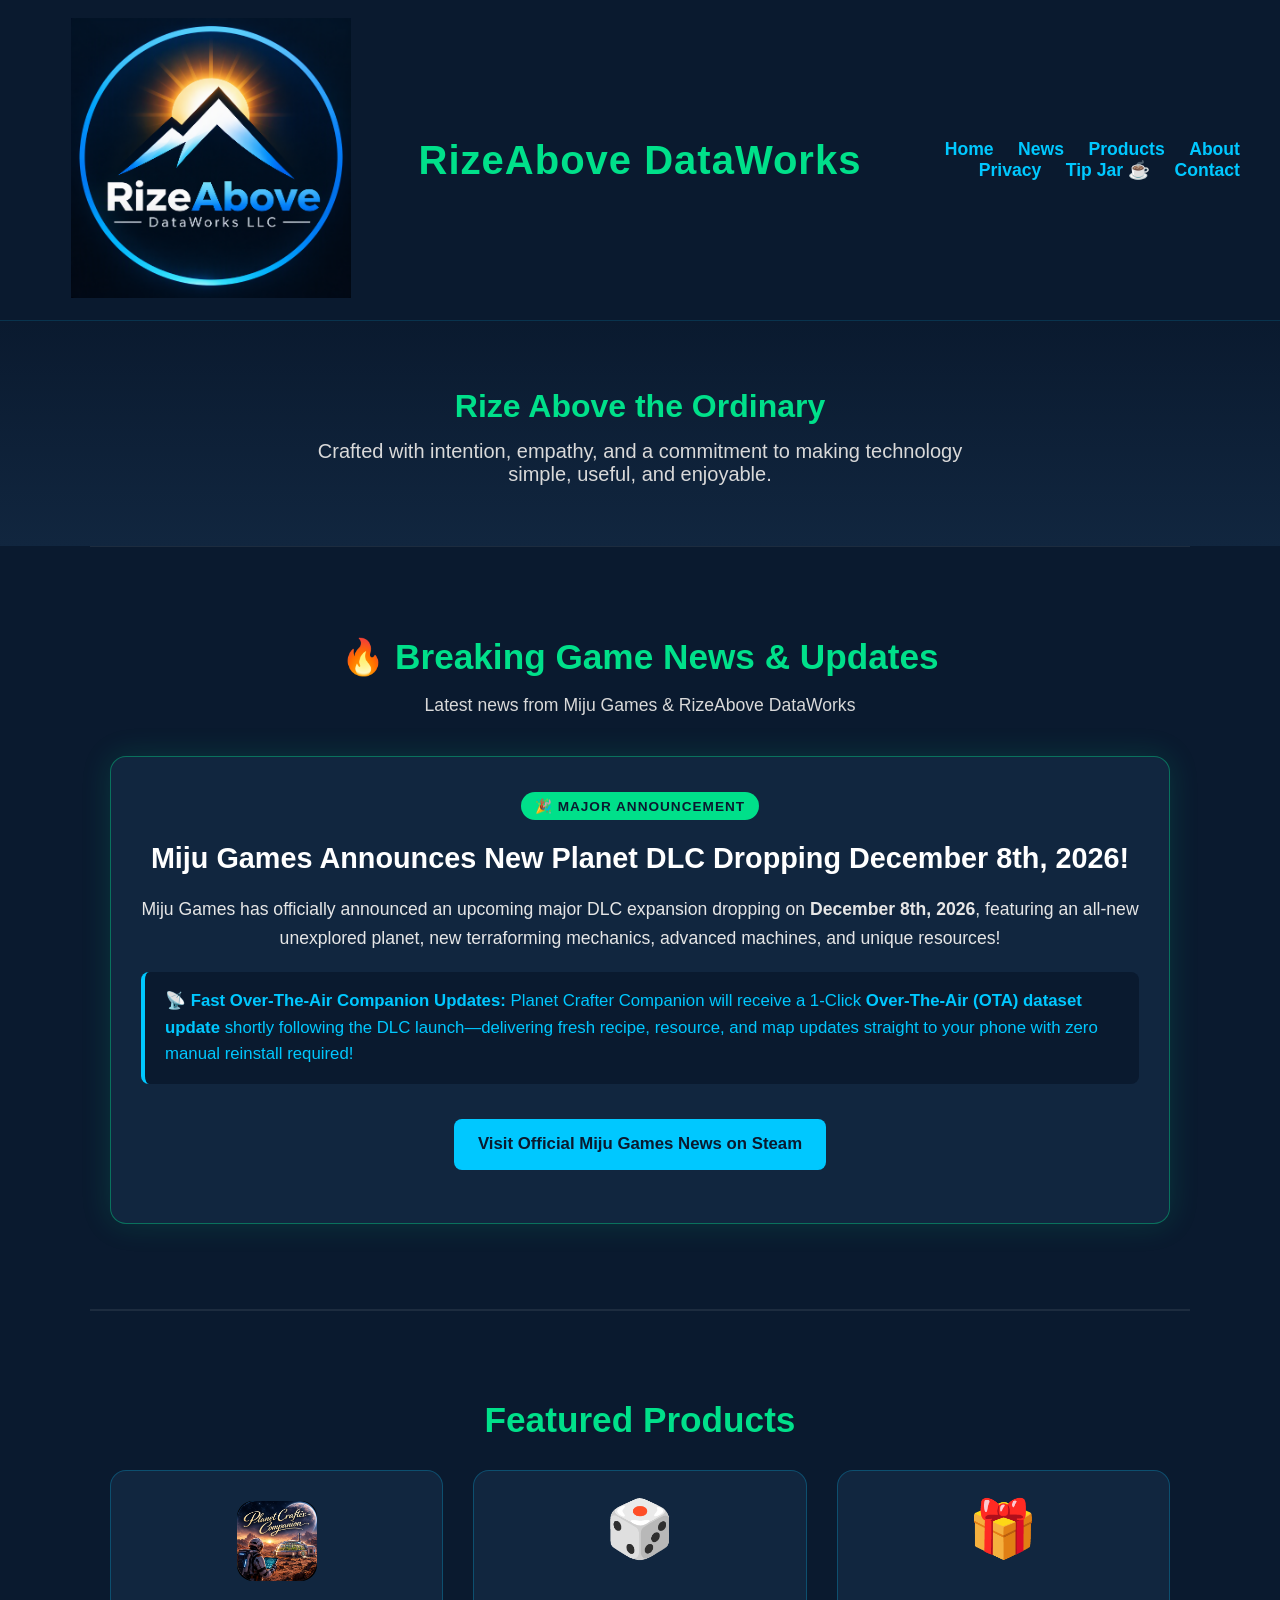
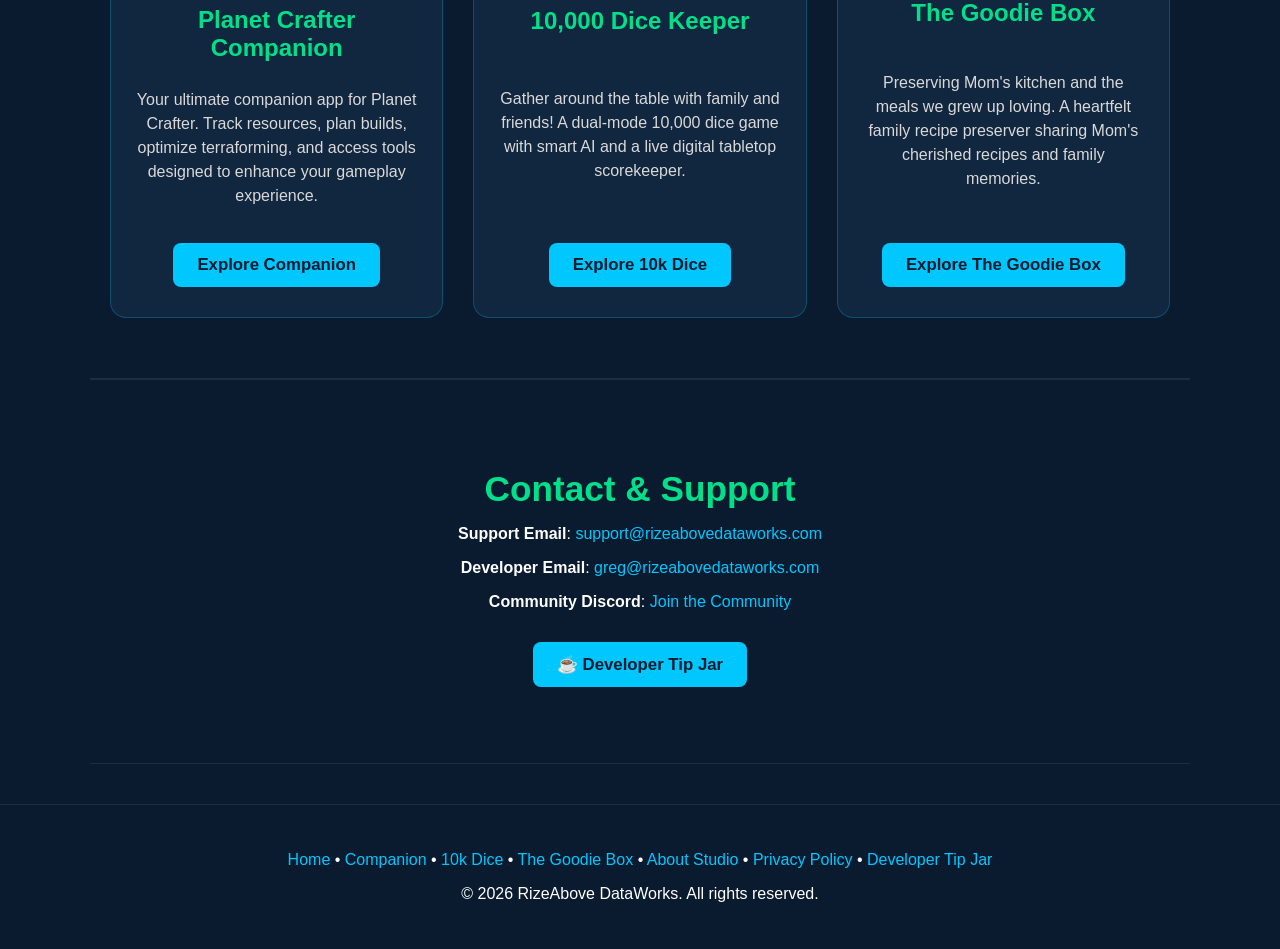
<file: index.html>
<!DOCTYPE html>
<html lang="en">
<head>
    <meta charset="UTF-8">
    <meta name="viewport" content="width=device-width, initial-scale=1.0">
    <title>RizeAbove DataWorks — Rize Above the Ordinary</title>
    <link rel="stylesheet" href="style.css">
</head>

<body>

<header class="header-bar">
    <div class="header-left">
        <a href="index.html"><img src="mainlogo_img.png" alt="RizeAbove DataWorks Logo" class="logo"></a>
    </div>

    <div class="header-center">
        <h1 class="site-title">RizeAbove DataWorks</h1>
    </div>

    <nav class="header-right">
        <a href="#hero">Home</a>
        <a href="#news">News</a>
        <a href="#products">Products</a>
        <a href="about.html">About</a>
        <a href="privacy.html">Privacy</a>
        <a href="tip.html">Tip Jar ☕</a>
        <a href="#contact">Contact</a>
    </nav>
</header>

<section id="hero" class="hero-section text-center">
    <h2 class="hero-tagline">Rize Above the Ordinary</h2>
    <p class="hero-sub">Crafted with intention, empathy, and a commitment to making technology simple, useful, and enjoyable.</p>
</section>

<main class="main-container text-center">

<!-- BREAKING GAME NEWS SECTION (DEC 8TH PLANET DLC) -->
<section id="news" class="section section-dark text-center">
    <h2 class="section-title">🔥 Breaking Game News &amp; Updates</h2>
    <p class="section-sub">Latest news from Miju Games &amp; RizeAbove DataWorks</p>

    <div class="news-card">
        <div class="news-badge">🎉 MAJOR ANNOUNCEMENT</div>
        <h3>Miju Games Announces New Planet DLC Dropping December 8th, 2026!</h3>
        <p>Miju Games has officially announced an upcoming major DLC expansion dropping on <strong>December 8th, 2026</strong>, featuring an all-new unexplored planet, new terraforming mechanics, advanced machines, and unique resources!</p>

        <div class="news-callout">
            <p><strong>📡 Fast Over-The-Air Companion Updates:</strong> Planet Crafter Companion will receive a 1-Click <strong>Over-The-Air (OTA) dataset update</strong> shortly following the DLC launch—delivering fresh recipe, resource, and map updates straight to your phone with zero manual reinstall required!</p>
        </div>

        <p style="margin-top: 20px;">
            <a href="https://store.steampowered.com/app/1284190/The_Planet_Crafter/" target="_blank" class="button">Visit Official Miju Games News on Steam</a>
        </p>
    </div>
</section>

<!-- FEATURED PRODUCTS GRID -->
<section id="products" class="section section-dark text-center">
    <h2 class="section-title">Featured Products</h2>

    <div class="products-grid">
        <div class="product-card-item">
            <img src="pcc_badge.png" alt="Planet Crafter Companion Badge" class="product-card-icon">
            <h3>Planet Crafter Companion</h3>
            <p>Your ultimate companion app for Planet Crafter. Track resources, plan builds, optimize terraforming, and access tools designed to enhance your gameplay experience.</p>
            <a href="companion.html" class="button">Explore Companion</a>
        </div>

        <div class="product-card-item">
            <div class="product-card-emoji">🎲</div>
            <h3>10,000 Dice Keeper</h3>
            <p>Gather around the table with family and friends! A dual-mode 10,000 dice game with smart AI and a live digital tabletop scorekeeper.</p>
            <a href="10k_dice.html" class="button">Explore 10k Dice</a>
        </div>

        <div class="product-card-item">
            <div class="product-card-emoji">🎁</div>
            <h3>The Goodie Box</h3>
            <p>Preserving Mom's kitchen and the meals we grew up loving. A heartfelt family recipe preserver sharing Mom's cherished recipes and family memories.</p>
            <a href="goodiebox.html" class="button">Explore The Goodie Box</a>
        </div>
    </div>
</section>

<!-- CONTACT & SUPPORT -->
<section id="contact" class="section section-dark text-center">
    <h2 class="section-title">Contact &amp; Support</h2>
    <p><strong>Support Email</strong>: <a href="mailto:support@rizeabovedataworks.com">support@rizeabovedataworks.com</a></p>
    <p><strong>Developer Email</strong>: <a href="mailto:greg@rizeabovedataworks.com">greg@rizeabovedataworks.com</a></p>
    <p><strong>Community Discord</strong>: <a href="https://discord.gg/yourserver" target="_blank">Join the Community</a></p>
    <p style="margin-top: 15px;"><a href="tip.html" class="button">☕ Developer Tip Jar</a></p>
</section>

</main>

<footer>
    <p><a href="index.html">Home</a> • <a href="companion.html">Companion</a> • <a href="10k_dice.html">10k Dice</a> • <a href="goodiebox.html">The Goodie Box</a> • <a href="about.html">About Studio</a> • <a href="privacy.html">Privacy Policy</a> • <a href="tip.html">Developer Tip Jar</a></p>
    <p>© 2026 RizeAbove DataWorks. All rights reserved.</p>
</footer>

</body>
</html>
</file>
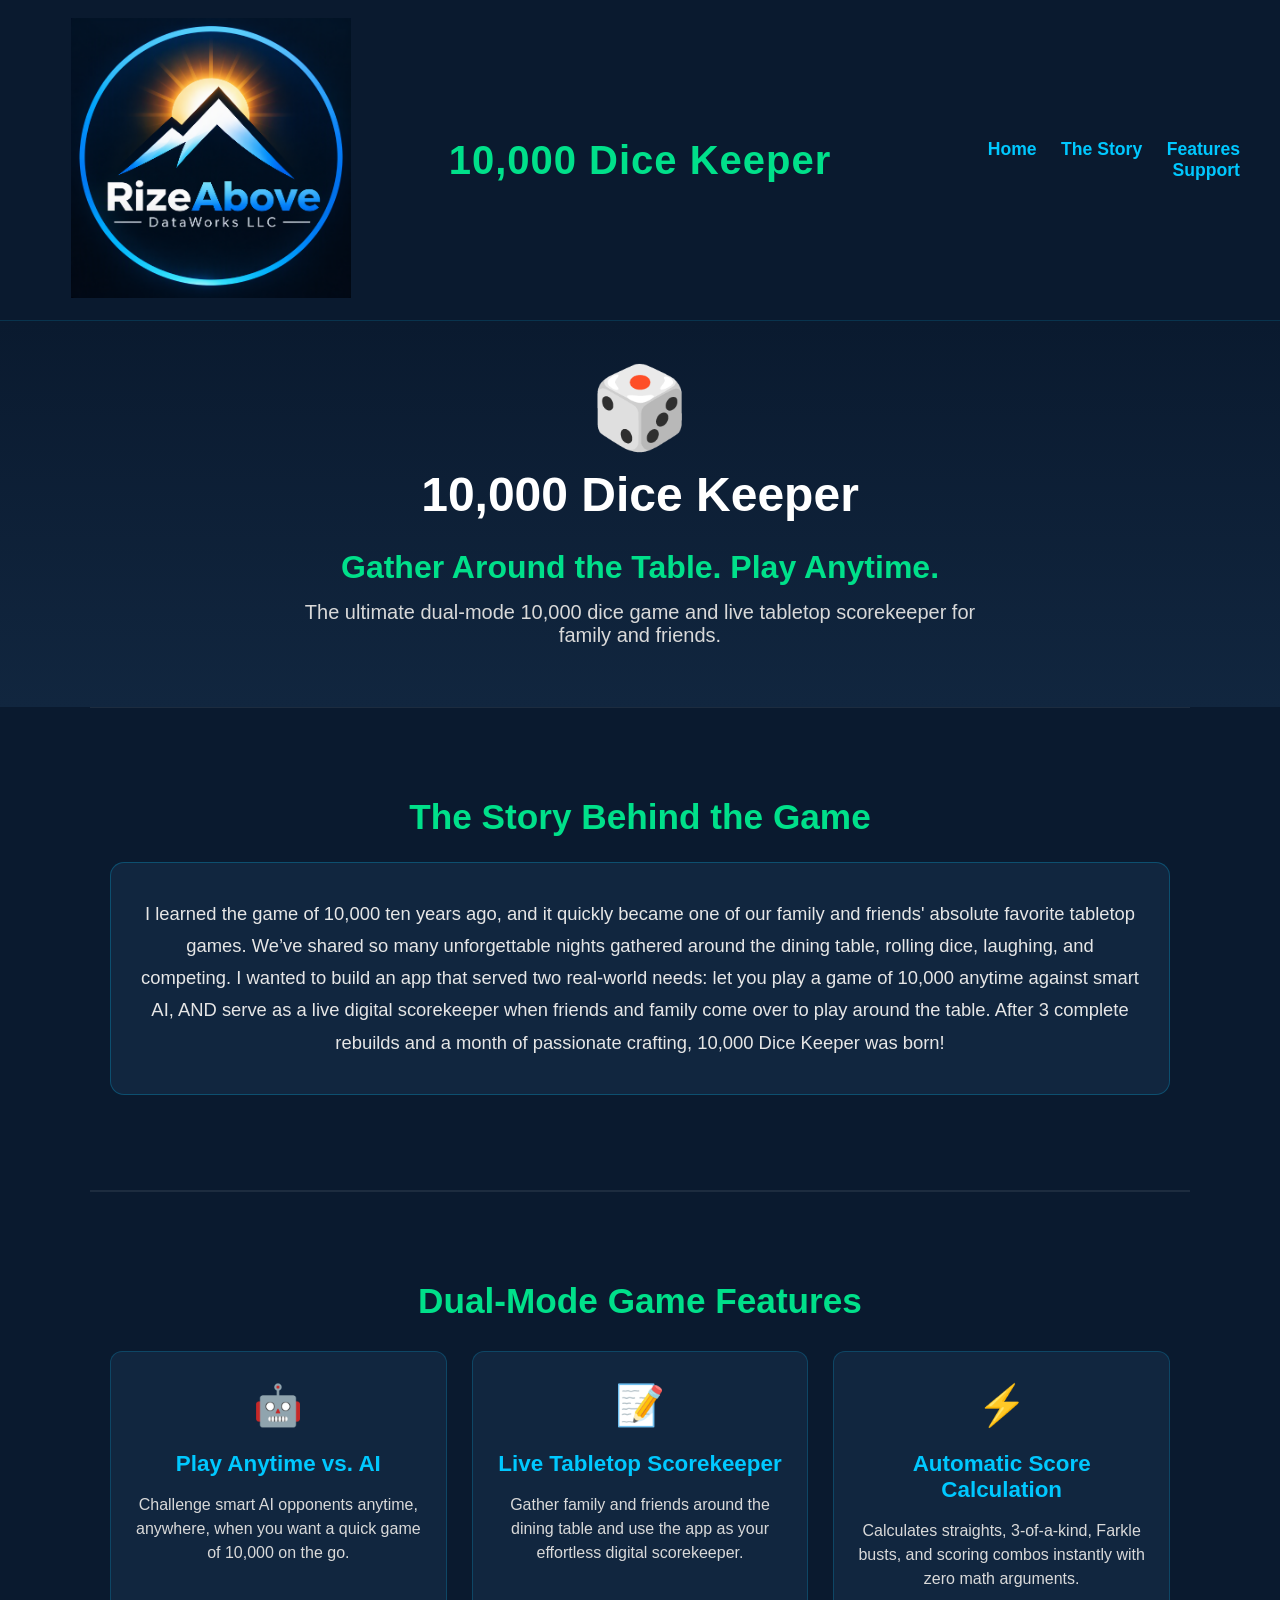
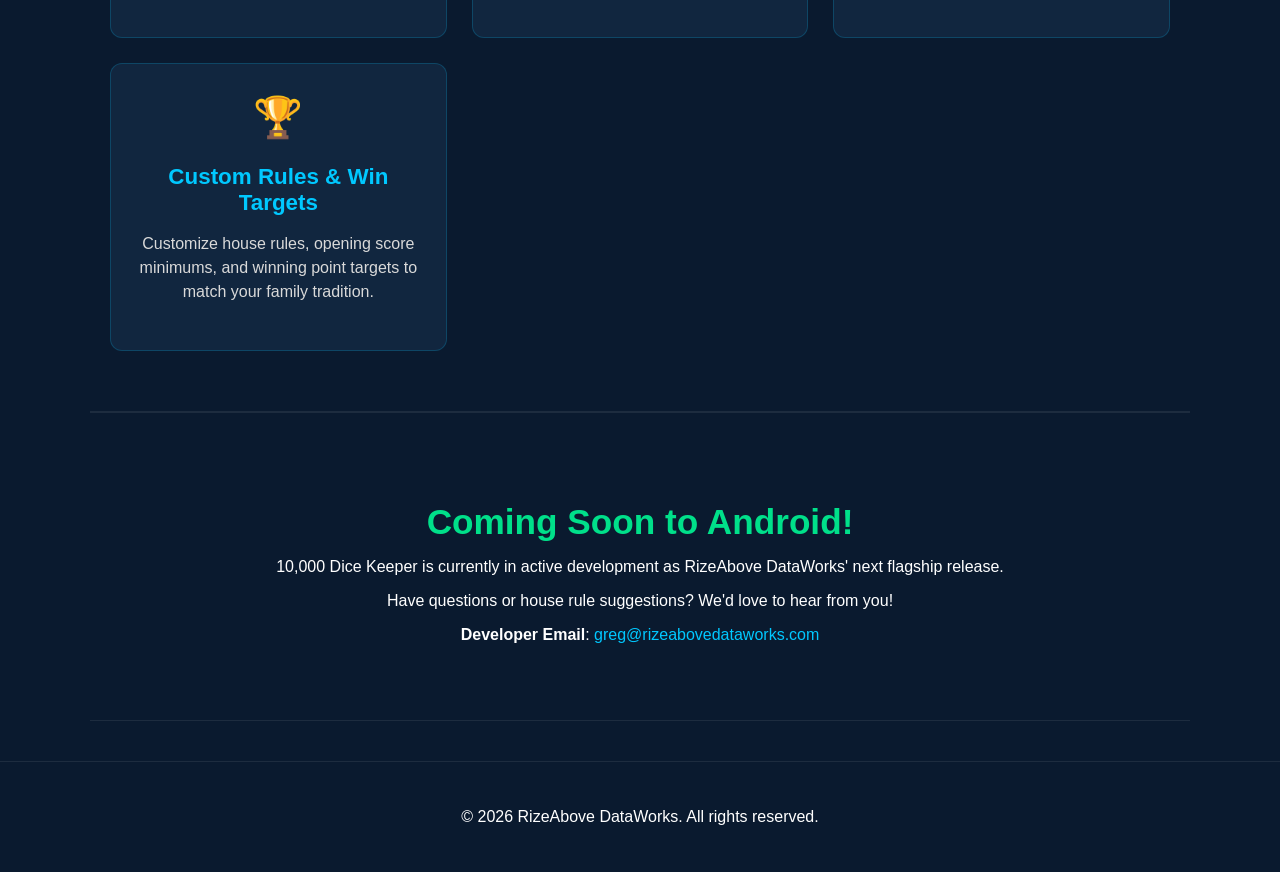
<file: 10k_dice.html>
<!DOCTYPE html>
<html lang="en">
<head>
    <meta charset="UTF-8">
    <meta name="viewport" content="width=device-width, initial-scale=1.0">
    <title>10,000 Dice Keeper — RizeAbove DataWorks</title>
    <link rel="stylesheet" href="style.css">
</head>

<body>

<header class="header-bar">
    <div class="header-left">
        <a href="index.html"><img src="mainlogo_img.png" alt="RizeAbove DataWorks Logo" class="logo"></a>
    </div>

    <div class="header-center">
        <h1 class="site-title">10,000 Dice Keeper</h1>
    </div>

    <nav class="header-right">
        <a href="index.html">Home</a>
        <a href="#about">The Story</a>
        <a href="#features">Features</a>
        <a href="#support">Support</a>
    </nav>
</header>

<section class="hero-section text-center">
    <div class="feature-icon" style="font-size: 5rem;">🎲</div>
    <h1 class="hero-title">10,000 Dice Keeper</h1>
    <h2 class="hero-tagline">Gather Around the Table. Play Anytime.</h2>
    <p class="hero-sub">The ultimate dual-mode 10,000 dice game and live tabletop scorekeeper for family and friends.</p>
</section>

<main class="main-container text-center">

    <!-- THE STORY BEHIND 10K DICE KEEPER -->
    <section id="about" class="section section-dark text-center">
        <h2 class="section-title">The Story Behind the Game</h2>
        <div class="about-card">
            <p>I learned the game of 10,000 ten years ago, and it quickly became one of our family and friends' absolute favorite tabletop games. We’ve shared so many unforgettable nights gathered around the dining table, rolling dice, laughing, and competing. I wanted to build an app that served two real-world needs: let you play a game of 10,000 anytime against smart AI, AND serve as a live digital scorekeeper when friends and family come over to play around the table. After 3 complete rebuilds and a month of passionate crafting, 10,000 Dice Keeper was born!</p>
        </div>
    </section>

    <!-- KEY FEATURES GRID -->
    <section id="features" class="section section-dark text-center">
        <h2 class="section-title">Dual-Mode Game Features</h2>

        <div class="features-grid">
            <div class="feature-card">
                <div class="feature-icon">🤖</div>
                <h3>Play Anytime vs. AI</h3>
                <p>Challenge smart AI opponents anytime, anywhere, when you want a quick game of 10,000 on the go.</p>
            </div>

            <div class="feature-card">
                <div class="feature-icon">📝</div>
                <h3>Live Tabletop Scorekeeper</h3>
                <p>Gather family and friends around the dining table and use the app as your effortless digital scorekeeper.</p>
            </div>

            <div class="feature-card">
                <div class="feature-icon">⚡</div>
                <h3>Automatic Score Calculation</h3>
                <p>Calculates straights, 3-of-a-kind, Farkle busts, and scoring combos instantly with zero math arguments.</p>
            </div>

            <div class="feature-card">
                <div class="feature-icon">🏆</div>
                <h3>Custom Rules &amp; Win Targets</h3>
                <p>Customize house rules, opening score minimums, and winning point targets to match your family tradition.</p>
            </div>
        </div>
    </section>

    <!-- SUPPORT & CONTACT -->
    <section id="support" class="section section-dark text-center">
        <h2 class="section-title">Coming Soon to Android!</h2>
        <p>10,000 Dice Keeper is currently in active development as RizeAbove DataWorks' next flagship release.</p>
        <p>Have questions or house rule suggestions? We'd love to hear from you!</p>
        <p><strong>Developer Email</strong>: <a href="mailto:greg@rizeabovedataworks.com">greg@rizeabovedataworks.com</a></p>
    </section>

</main>

<footer>
    <p>© 2026 RizeAbove DataWorks. All rights reserved.</p>
</footer>

</body>
</html>
</file>
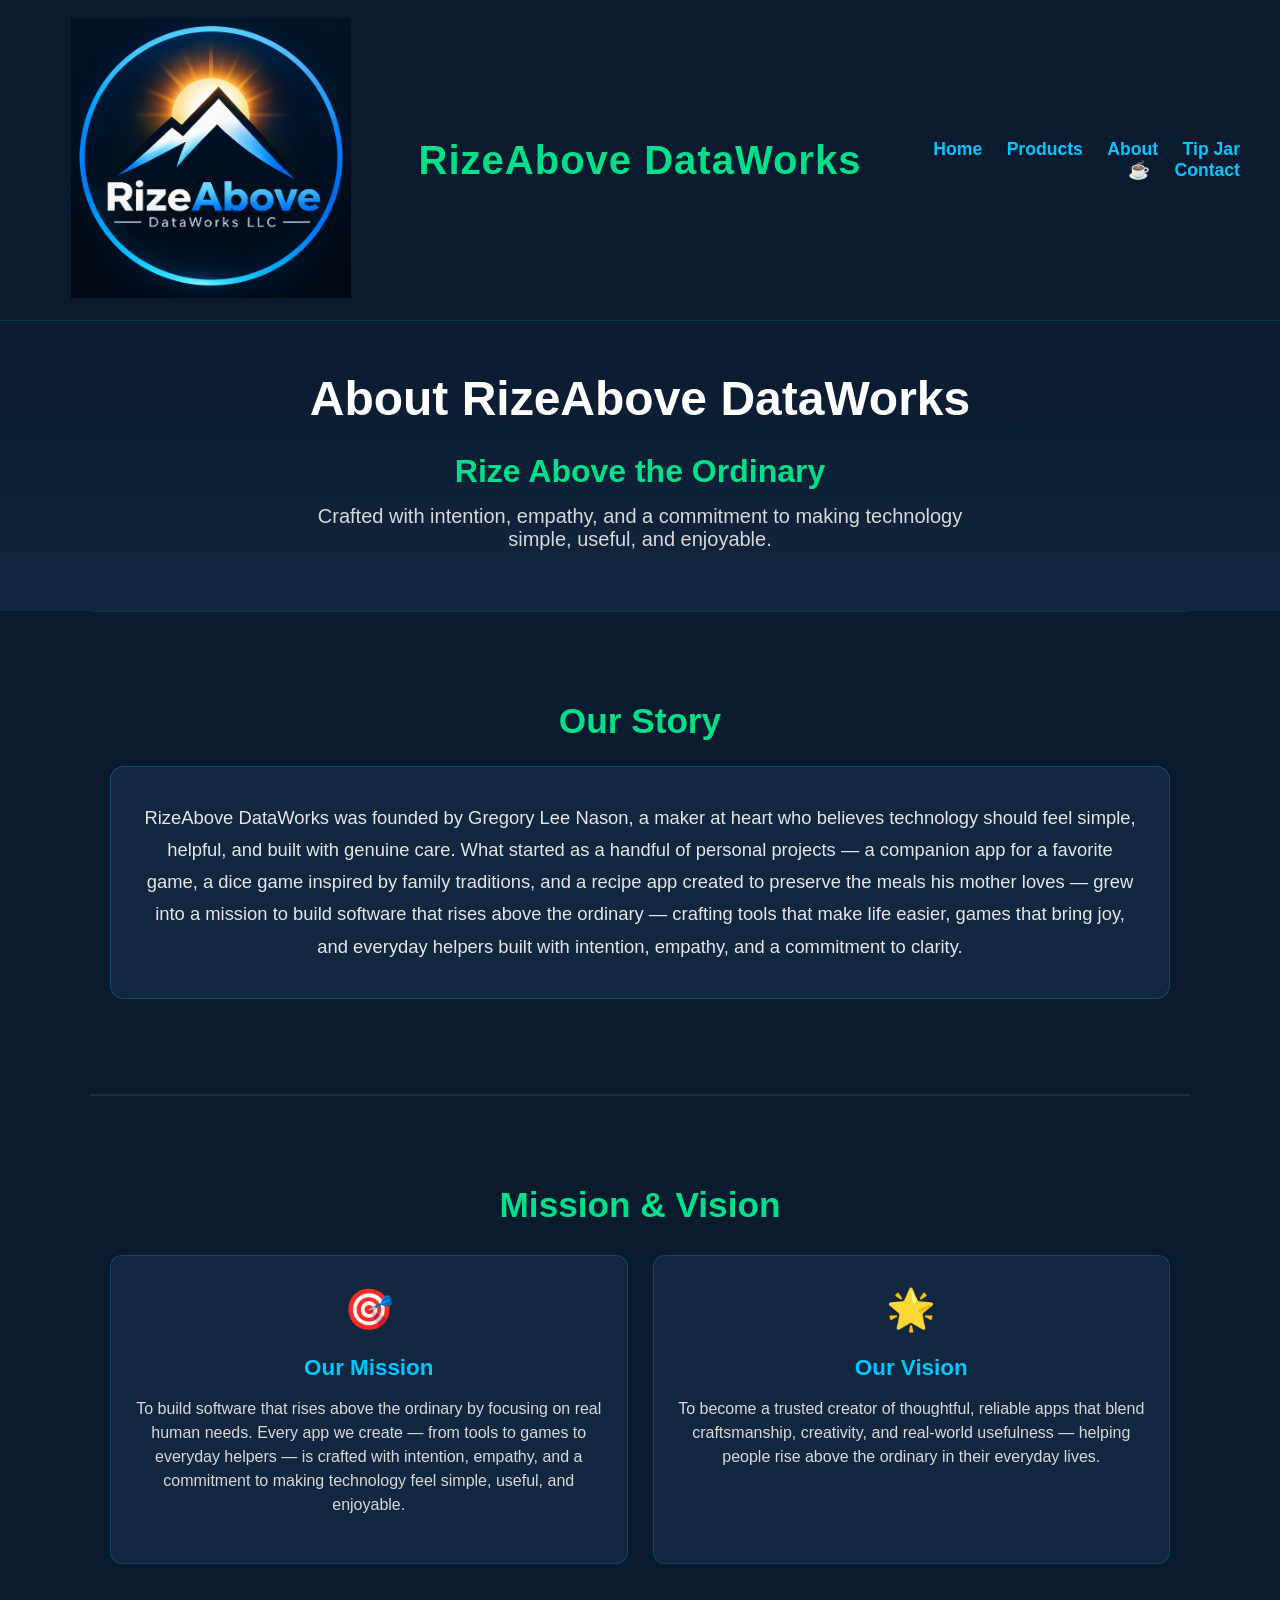
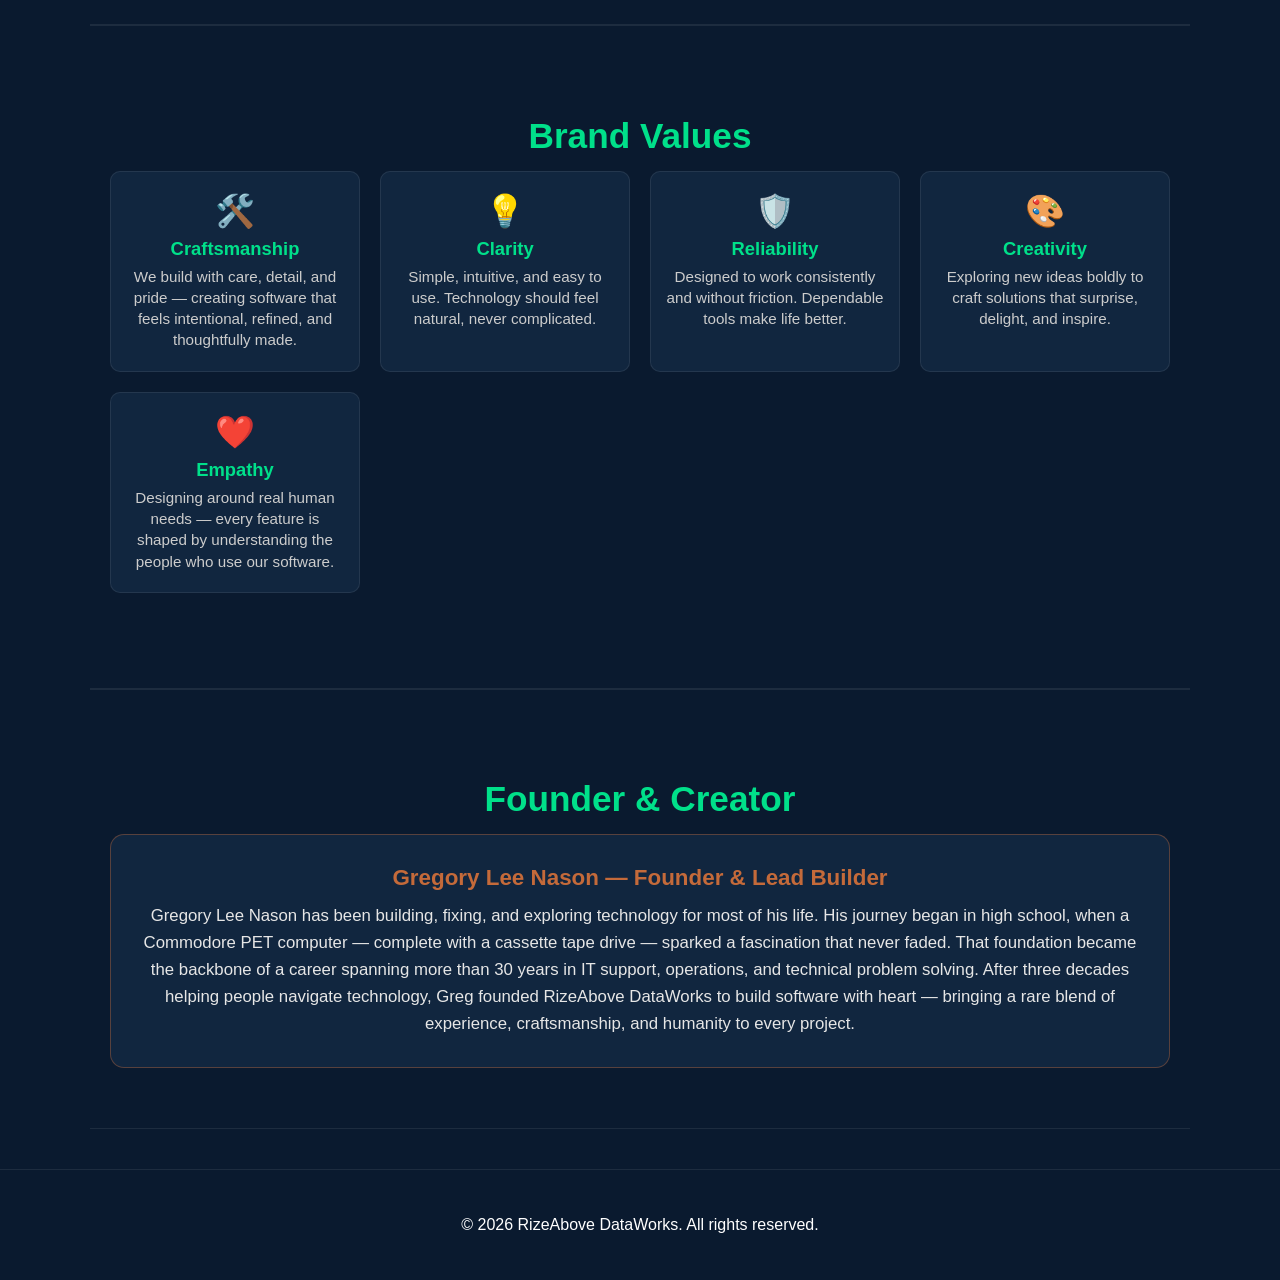
<file: about.html>
<!DOCTYPE html>
<html lang="en">
<head>
    <meta charset="UTF-8">
    <meta name="viewport" content="width=device-width, initial-scale=1.0">
    <title>About RizeAbove DataWorks — Rize Above the Ordinary</title>
    <link rel="stylesheet" href="style.css">
</head>

<body>

<header class="header-bar">
    <div class="header-left">
        <a href="index.html"><img src="mainlogo_img.png" alt="RizeAbove DataWorks Logo" class="logo"></a>
    </div>

    <div class="header-center">
        <h1 class="site-title">RizeAbove DataWorks</h1>
    </div>

    <nav class="header-right">
        <a href="index.html">Home</a>
        <a href="index.html#products">Products</a>
        <a href="about.html">About</a>
        <a href="tip.html">Tip Jar ☕</a>
        <a href="index.html#contact">Contact</a>
    </nav>
</header>

<section class="hero-section text-center">
    <h1 class="hero-title">About RizeAbove DataWorks</h1>
    <h2 class="hero-tagline">Rize Above the Ordinary</h2>
    <p class="hero-sub">Crafted with intention, empathy, and a commitment to making technology simple, useful, and enjoyable.</p>
</section>

<main class="main-container text-center">

    <!-- ABOUT STORY CARD -->
    <section class="section section-dark text-center">
        <h2 class="section-title">Our Story</h2>
        <div class="about-card">
            <p>RizeAbove DataWorks was founded by Gregory Lee Nason, a maker at heart who believes technology should feel simple, helpful, and built with genuine care. What started as a handful of personal projects — a companion app for a favorite game, a dice game inspired by family traditions, and a recipe app created to preserve the meals his mother loves — grew into a mission to build software that rises above the ordinary — crafting tools that make life easier, games that bring joy, and everyday helpers built with intention, empathy, and a commitment to clarity.</p>
        </div>
    </section>

    <!-- MISSION & VISION -->
    <section class="section section-dark text-center">
        <h2 class="section-title">Mission &amp; Vision</h2>
        <div class="features-grid">
            <div class="feature-card">
                <div class="feature-icon">🎯</div>
                <h3>Our Mission</h3>
                <p>To build software that rises above the ordinary by focusing on real human needs. Every app we create — from tools to games to everyday helpers — is crafted with intention, empathy, and a commitment to making technology feel simple, useful, and enjoyable.</p>
            </div>

            <div class="feature-card">
                <div class="feature-icon">🌟</div>
                <h3>Our Vision</h3>
                <p>To become a trusted creator of thoughtful, reliable apps that blend craftsmanship, creativity, and real-world usefulness — helping people rise above the ordinary in their everyday lives.</p>
            </div>
        </div>
    </section>

    <!-- BRAND VALUES GRID -->
    <section class="section section-dark text-center">
        <h2 class="section-title">Brand Values</h2>
        <div class="brand-values-grid">
            <div class="value-card">
                <div class="value-icon">🛠️</div>
                <h4>Craftsmanship</h4>
                <p>We build with care, detail, and pride — creating software that feels intentional, refined, and thoughtfully made.</p>
            </div>

            <div class="value-card">
                <div class="value-icon">💡</div>
                <h4>Clarity</h4>
                <p>Simple, intuitive, and easy to use. Technology should feel natural, never complicated.</p>
            </div>

            <div class="value-card">
                <div class="value-icon">🛡️</div>
                <h4>Reliability</h4>
                <p>Designed to work consistently and without friction. Dependable tools make life better.</p>
            </div>

            <div class="value-card">
                <div class="value-icon">🎨</div>
                <h4>Creativity</h4>
                <p>Exploring new ideas boldly to craft solutions that surprise, delight, and inspire.</p>
            </div>

            <div class="value-card">
                <div class="value-icon">❤️</div>
                <h4>Empathy</h4>
                <p>Designing around real human needs — every feature is shaped by understanding the people who use our software.</p>
            </div>
        </div>
    </section>

    <!-- FOUNDER BIO CARD -->
    <section class="section section-dark text-center">
        <h2 class="section-title">Founder &amp; Creator</h2>
        <div class="founder-card">
            <h3>Gregory Lee Nason — Founder &amp; Lead Builder</h3>
            <p>Gregory Lee Nason has been building, fixing, and exploring technology for most of his life. His journey began in high school, when a Commodore PET computer — complete with a cassette tape drive — sparked a fascination that never faded. That foundation became the backbone of a career spanning more than 30 years in IT support, operations, and technical problem solving. After three decades helping people navigate technology, Greg founded RizeAbove DataWorks to build software with heart — bringing a rare blend of experience, craftsmanship, and humanity to every project.</p>
        </div>
    </section>

</main>

<footer>
    <p>© 2026 RizeAbove DataWorks. All rights reserved.</p>
</footer>

</body>
</html>
</file>
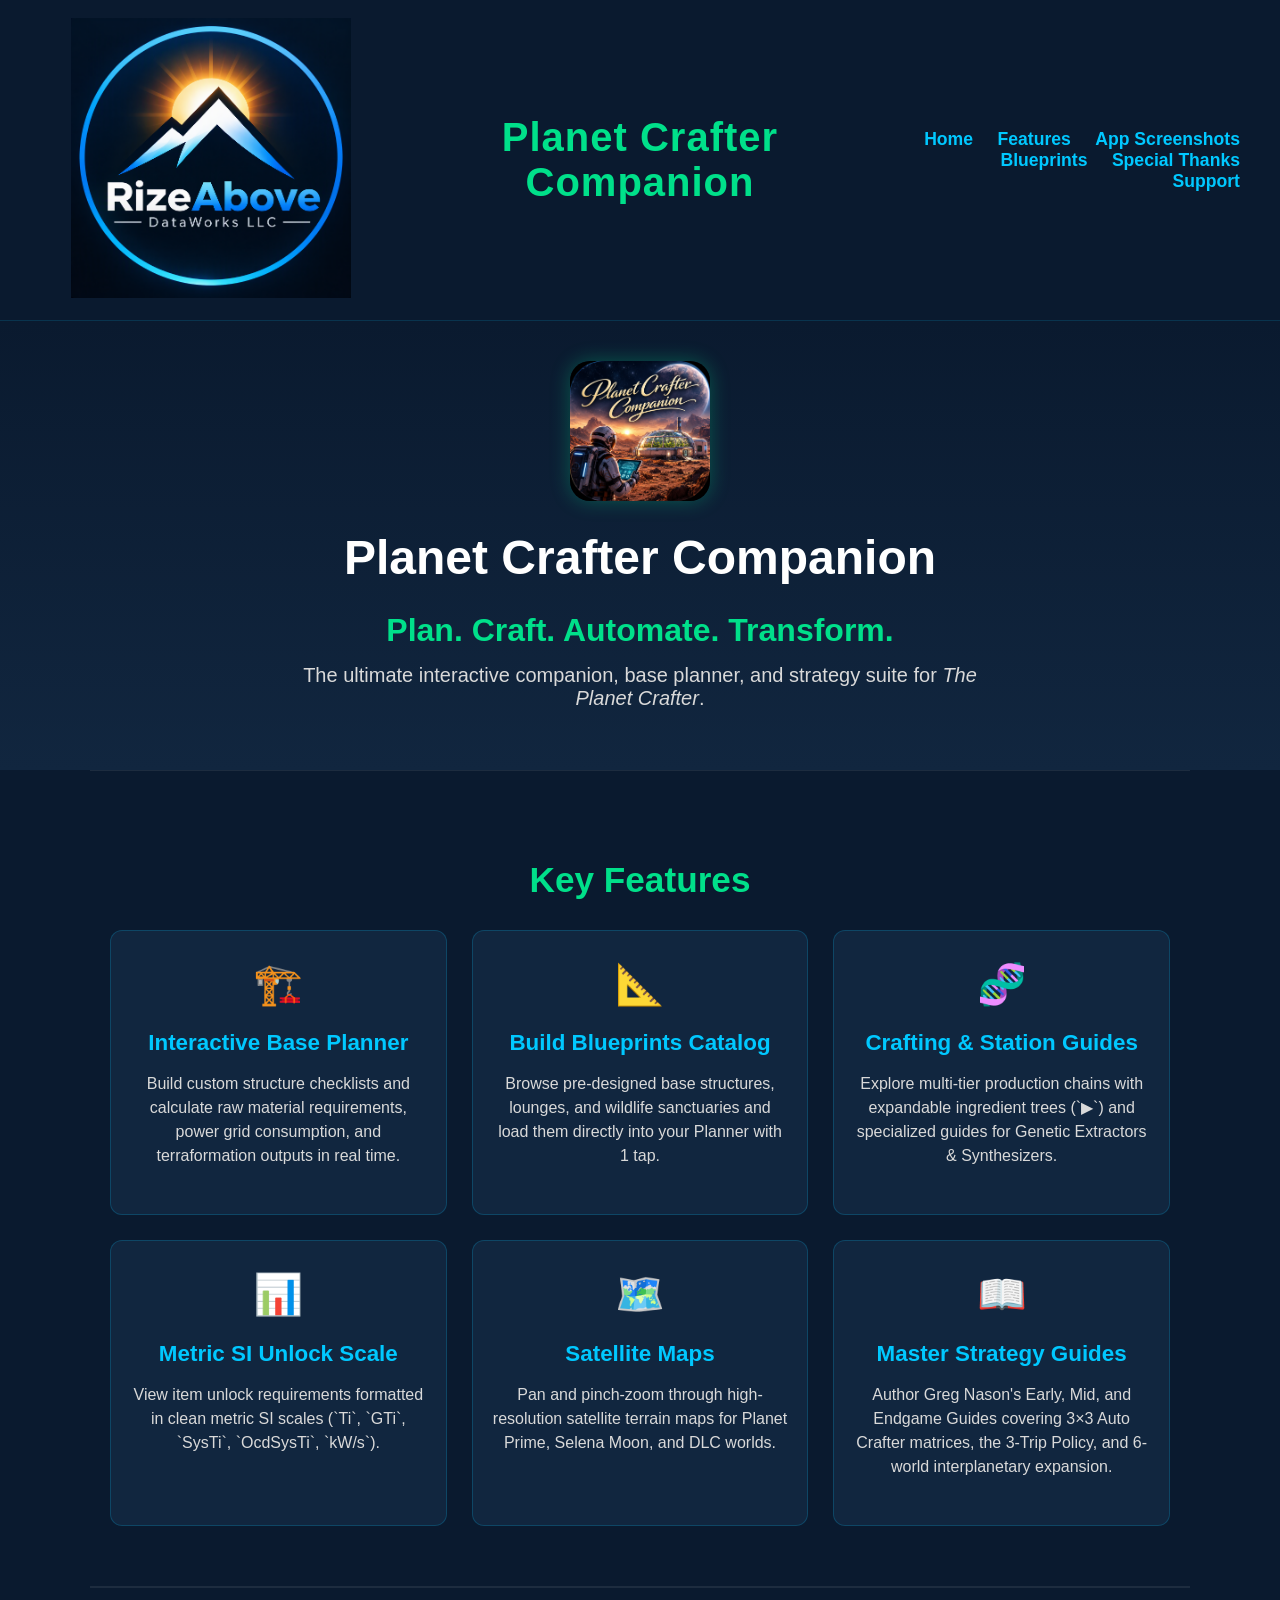
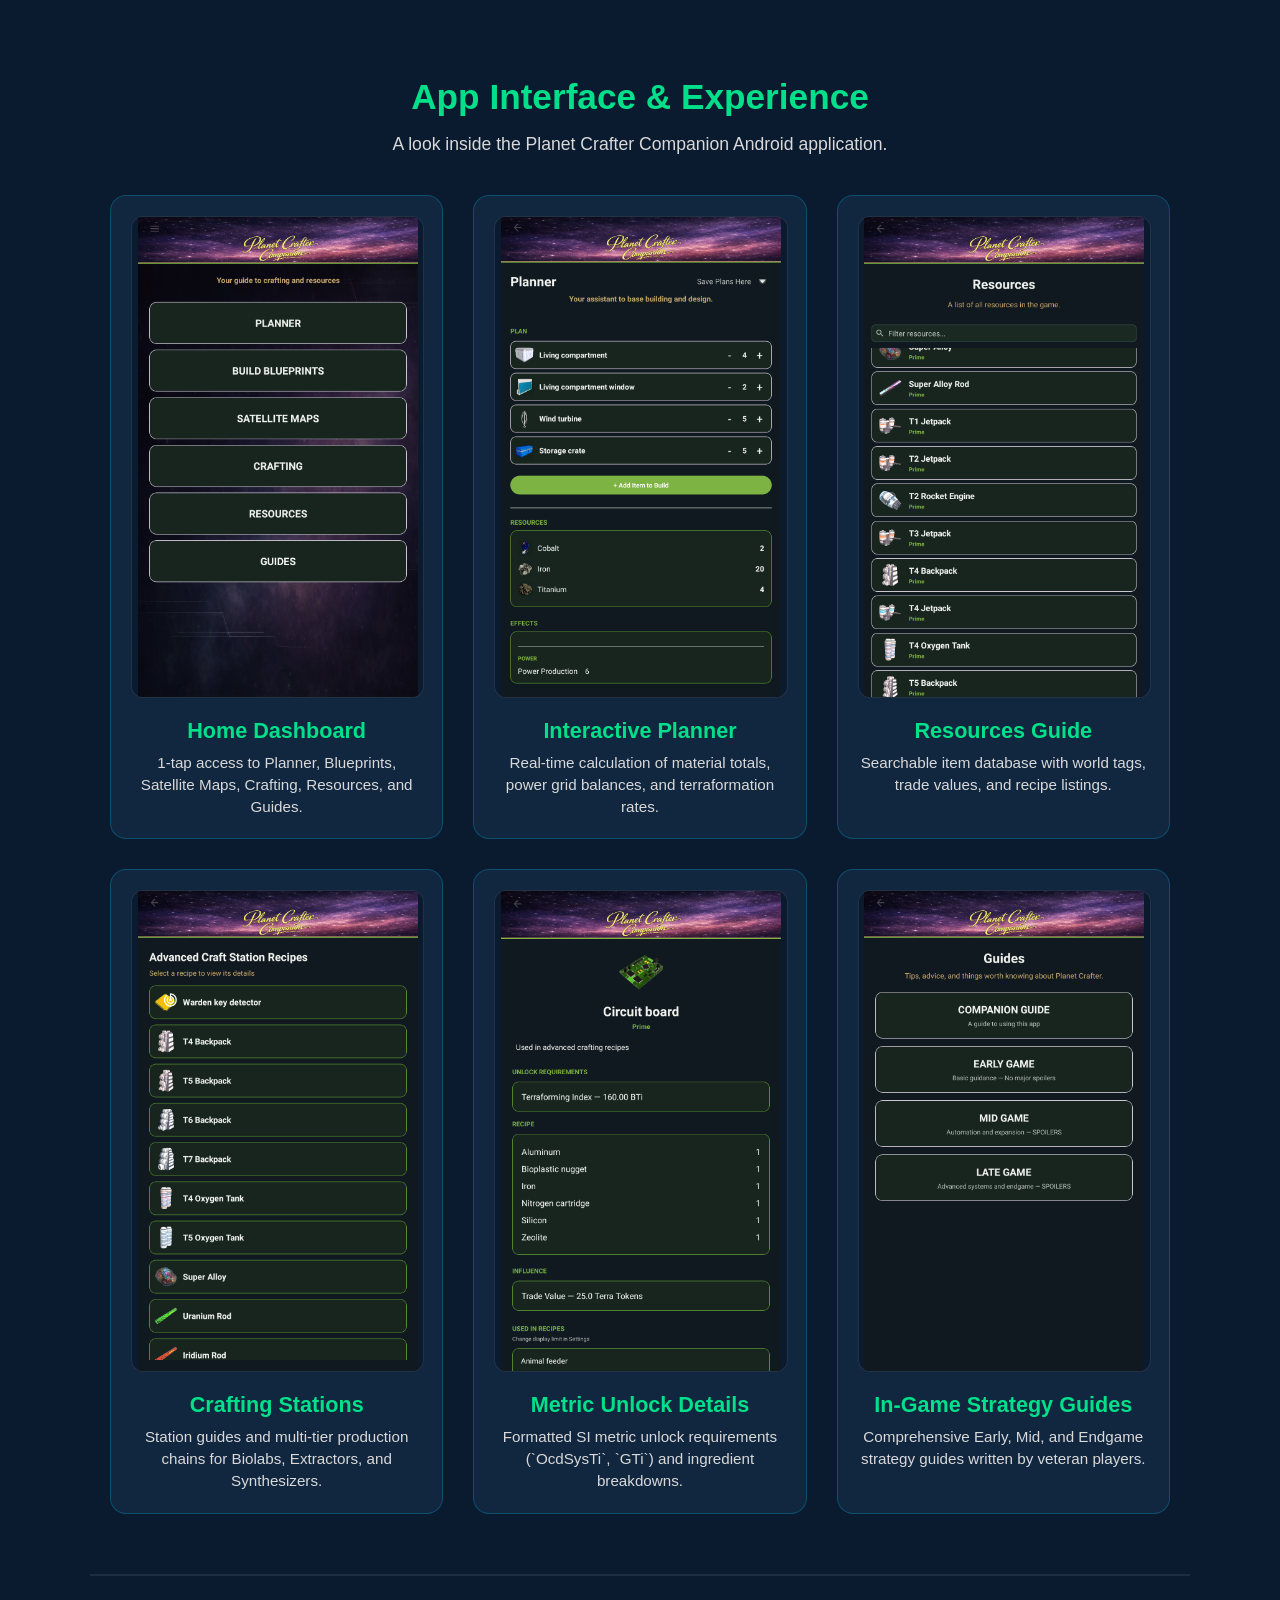
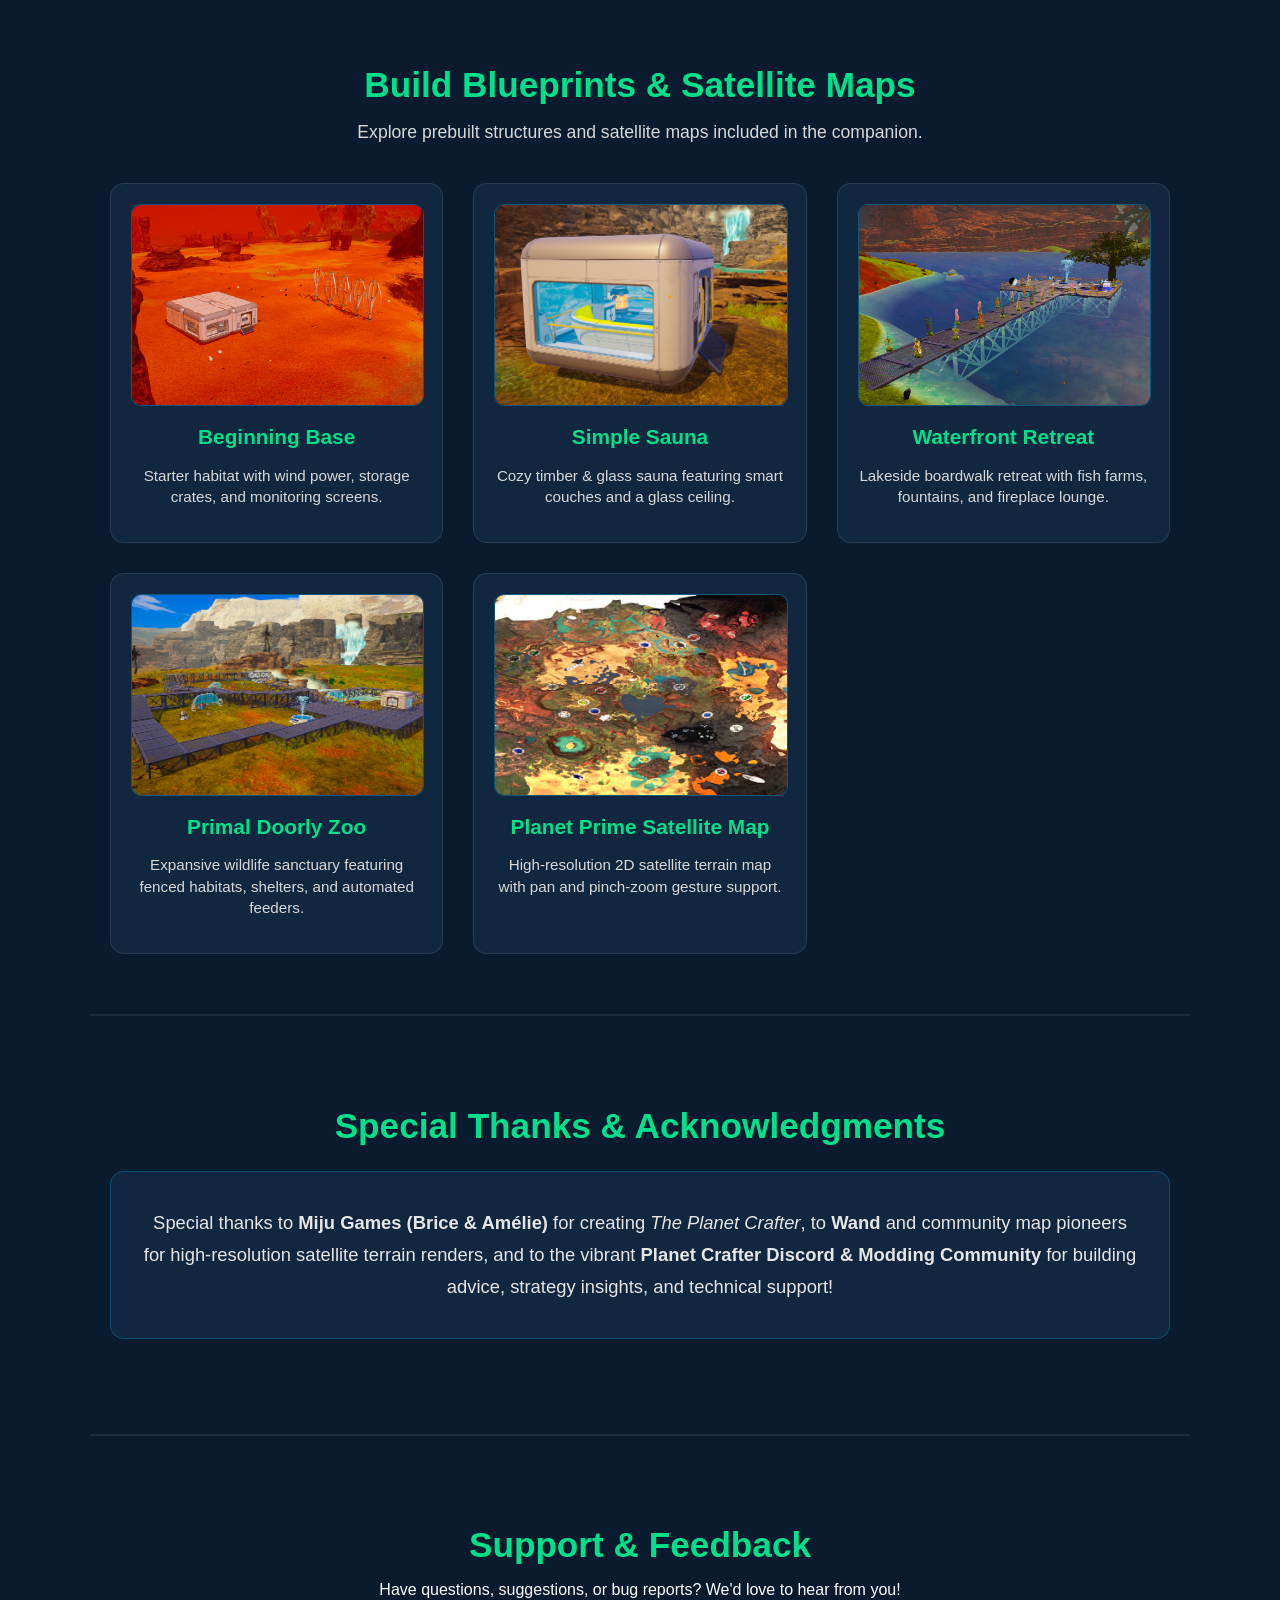
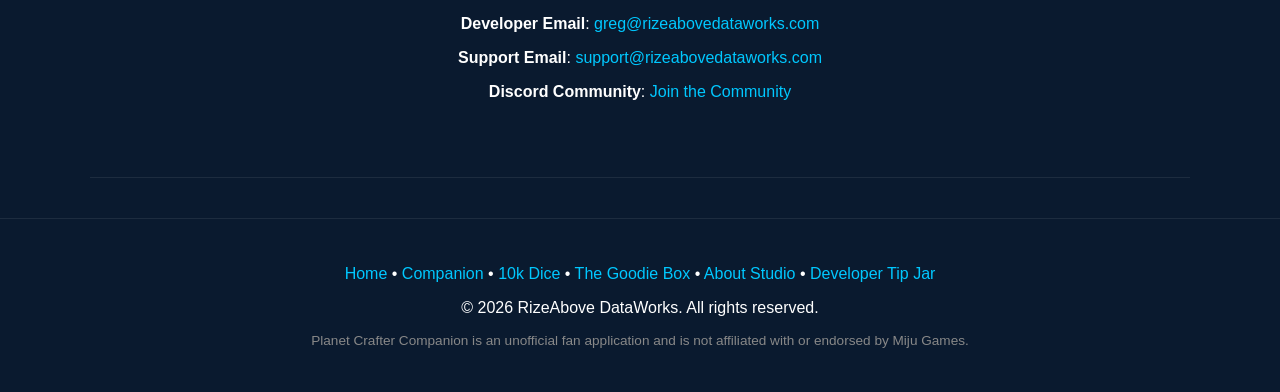
<file: companion.html>
<!DOCTYPE html>
<html lang="en">
<head>
    <meta charset="UTF-8">
    <meta name="viewport" content="width=device-width, initial-scale=1.0">
    <title>Planet Crafter Companion — RizeAbove DataWorks</title>
    <link rel="stylesheet" href="style.css">
</head>

<body>

<header class="header-bar">
    <div class="header-left">
        <a href="index.html"><img src="mainlogo_img.png" alt="RizeAbove DataWorks Logo" class="logo"></a>
    </div>

    <div class="header-center">
        <h1 class="site-title">Planet Crafter Companion</h1>
    </div>

    <nav class="header-right">
        <a href="index.html">Home</a>
        <a href="#features">Features</a>
        <a href="#screenshots">App Screenshots</a>
        <a href="#blueprints">Blueprints</a>
        <a href="#thanks">Special Thanks</a>
        <a href="#support">Support</a>
    </nav>
</header>

<section class="hero-section text-center">
    <img src="pcc_badge.png" alt="Planet Crafter Companion Badge" class="hero-badge">
    <h1 class="hero-title">Planet Crafter Companion</h1>
    <h2 class="hero-tagline">Plan. Craft. Automate. Transform.</h2>
    <p class="hero-sub">The ultimate interactive companion, base planner, and strategy suite for <em>The Planet Crafter</em>.</p>
</section>

<main class="main-container text-center">

    <!-- FEATURE HIGHLIGHTS GRID -->
    <section id="features" class="section section-dark text-center">
        <h2 class="section-title">Key Features</h2>

        <div class="features-grid">
            <div class="feature-card">
                <div class="feature-icon">🏗️</div>
                <h3>Interactive Base Planner</h3>
                <p>Build custom structure checklists and calculate raw material requirements, power grid consumption, and terraformation outputs in real time.</p>
            </div>

            <div class="feature-card">
                <div class="feature-icon">📐</div>
                <h3>Build Blueprints Catalog</h3>
                <p>Browse pre-designed base structures, lounges, and wildlife sanctuaries and load them directly into your Planner with 1 tap.</p>
            </div>

            <div class="feature-card">
                <div class="feature-icon">🧬</div>
                <h3>Crafting &amp; Station Guides</h3>
                <p>Explore multi-tier production chains with expandable ingredient trees (`▶`) and specialized guides for Genetic Extractors &amp; Synthesizers.</p>
            </div>

            <div class="feature-card">
                <div class="feature-icon">📊</div>
                <h3>Metric SI Unlock Scale</h3>
                <p>View item unlock requirements formatted in clean metric SI scales (`Ti`, `GTi`, `SysTi`, `OcdSysTi`, `kW/s`).</p>
            </div>

            <div class="feature-card">
                <div class="feature-icon">🗺️</div>
                <h3>Satellite Maps</h3>
                <p>Pan and pinch-zoom through high-resolution satellite terrain maps for Planet Prime, Selena Moon, and DLC worlds.</p>
            </div>

            <div class="feature-card">
                <div class="feature-icon">📖</div>
                <h3>Master Strategy Guides</h3>
                <p>Author Greg Nason's Early, Mid, and Endgame Guides covering 3×3 Auto Crafter matrices, the 3-Trip Policy, and 6-world interplanetary expansion.</p>
            </div>
        </div>
    </section>

    <!-- REAL APP SCREENSHOTS GALLERY -->
    <section id="screenshots" class="section section-dark text-center">
        <h2 class="section-title">App Interface &amp; Experience</h2>
        <p class="section-sub">A look inside the Planet Crafter Companion Android application.</p>

        <div class="app-screenshots-grid">
            <div class="ss-card">
                <img src="home_ss.png" alt="Home Dashboard Screenshot" class="ss-img">
                <h4>Home Dashboard</h4>
                <p>1-tap access to Planner, Blueprints, Satellite Maps, Crafting, Resources, and Guides.</p>
            </div>

            <div class="ss-card">
                <img src="planner_ss.png" alt="Interactive Base Planner Screenshot" class="ss-img">
                <h4>Interactive Planner</h4>
                <p>Real-time calculation of material totals, power grid balances, and terraformation rates.</p>
            </div>

            <div class="ss-card">
                <img src="resources_ss.png" alt="Resources Guide Screenshot" class="ss-img">
                <h4>Resources Guide</h4>
                <p>Searchable item database with world tags, trade values, and recipe listings.</p>
            </div>

            <div class="ss-card">
                <img src="craftingstation_ss.png" alt="Crafting Stations Screenshot" class="ss-img">
                <h4>Crafting Stations</h4>
                <p>Station guides and multi-tier production chains for Biolabs, Extractors, and Synthesizers.</p>
            </div>

            <div class="ss-card">
                <img src="detail_ss.png" alt="Item &amp; Recipe Detail Screenshot" class="ss-img">
                <h4>Metric Unlock Details</h4>
                <p>Formatted SI metric unlock requirements (`OcdSysTi`, `GTi`) and ingredient breakdowns.</p>
            </div>

            <div class="ss-card">
                <img src="guides_ss.png" alt="Strategy Guides Screenshot" class="ss-img">
                <h4>In-Game Strategy Guides</h4>
                <p>Comprehensive Early, Mid, and Endgame strategy guides written by veteran players.</p>
            </div>
        </div>
    </section>

    <!-- BLUEPRINTS & SATELLITE MAP GALLERY -->
    <section id="blueprints" class="section section-dark text-center">
        <h2 class="section-title">Build Blueprints &amp; Satellite Maps</h2>
        <p class="section-sub">Explore prebuilt structures and satellite maps included in the companion.</p>

        <div class="gallery-grid">
            <div class="gallery-card">
                <img src="pb_beginning_base.png" alt="Beginning Base" class="gallery-img">
                <h4>Beginning Base</h4>
                <p>Starter habitat with wind power, storage crates, and monitoring screens.</p>
            </div>

            <div class="gallery-card">
                <img src="simple_sauna.png" alt="Simple Sauna" class="gallery-img">
                <h4>Simple Sauna</h4>
                <p>Cozy timber &amp; glass sauna featuring smart couches and a glass ceiling.</p>
            </div>

            <div class="gallery-card">
                <img src="waterfront_retreat.png" alt="Waterfront Retreat" class="gallery-img">
                <h4>Waterfront Retreat</h4>
                <p>Lakeside boardwalk retreat with fish farms, fountains, and fireplace lounge.</p>
            </div>

            <div class="gallery-card">
                <img src="primal_doorly_zoo.png" alt="Primal Doorly Zoo" class="gallery-img">
                <h4>Primal Doorly Zoo</h4>
                <p>Expansive wildlife sanctuary featuring fenced habitats, shelters, and automated feeders.</p>
            </div>

            <div class="gallery-card">
                <img src="prime_map.png" alt="Planet Prime Satellite Map" class="gallery-img">
                <h4>Planet Prime Satellite Map</h4>
                <p>High-resolution 2D satellite terrain map with pan and pinch-zoom gesture support.</p>
            </div>
        </div>
    </section>

    <!-- SPECIAL THANKS & ACKNOWLEDGMENTS -->
    <section id="thanks" class="section section-dark text-center">
        <h2 class="section-title">Special Thanks &amp; Acknowledgments</h2>
        <div class="about-card">
            <p>Special thanks to <strong>Miju Games (Brice &amp; Amélie)</strong> for creating <em>The Planet Crafter</em>, to <strong>Wand</strong> and community map pioneers for high-resolution satellite terrain renders, and to the vibrant <strong>Planet Crafter Discord &amp; Modding Community</strong> for building advice, strategy insights, and technical support!</p>
        </div>
    </section>

    <!-- SUPPORT & CONTACT -->
    <section id="support" class="section section-dark text-center">
        <h2 class="section-title">Support &amp; Feedback</h2>
        <p>Have questions, suggestions, or bug reports? We'd love to hear from you!</p>
        <p><strong>Developer Email</strong>: <a href="mailto:greg@rizeabovedataworks.com">greg@rizeabovedataworks.com</a></p>
        <p><strong>Support Email</strong>: <a href="mailto:support@rizeabovedataworks.com">support@rizeabovedataworks.com</a></p>
        <p><strong>Discord Community</strong>: <a href="https://discord.gg/yourserver" target="_blank">Join the Community</a></p>
    </section>

</main>

<footer>
    <p><a href="index.html">Home</a> • <a href="companion.html">Companion</a> • <a href="10k_dice.html">10k Dice</a> • <a href="goodiebox.html">The Goodie Box</a> • <a href="about.html">About Studio</a> • <a href="tip.html">Developer Tip Jar</a></p>
    <p>© 2026 RizeAbove DataWorks. All rights reserved.</p>
    <p class="disclaimer">Planet Crafter Companion is an unofficial fan application and is not affiliated with or endorsed by Miju Games.</p>
</footer>

</body>
</html>
</file>
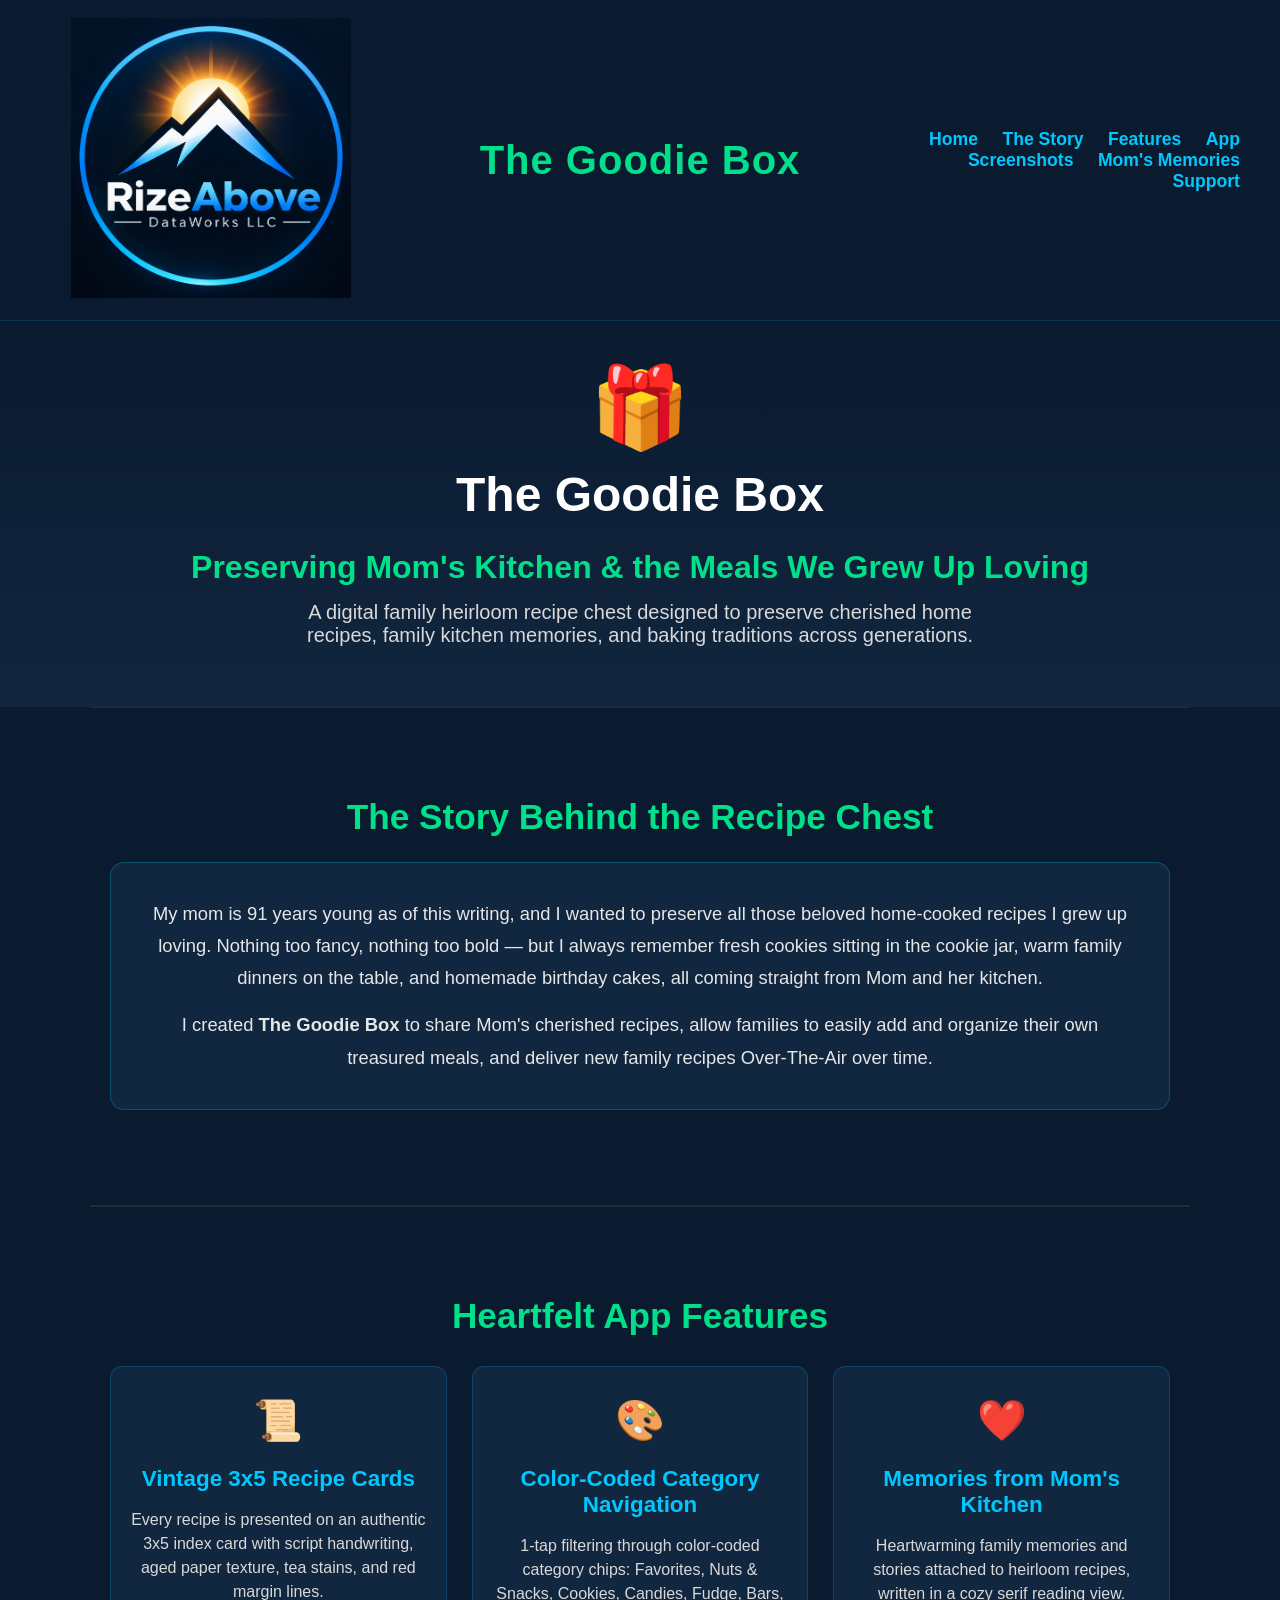
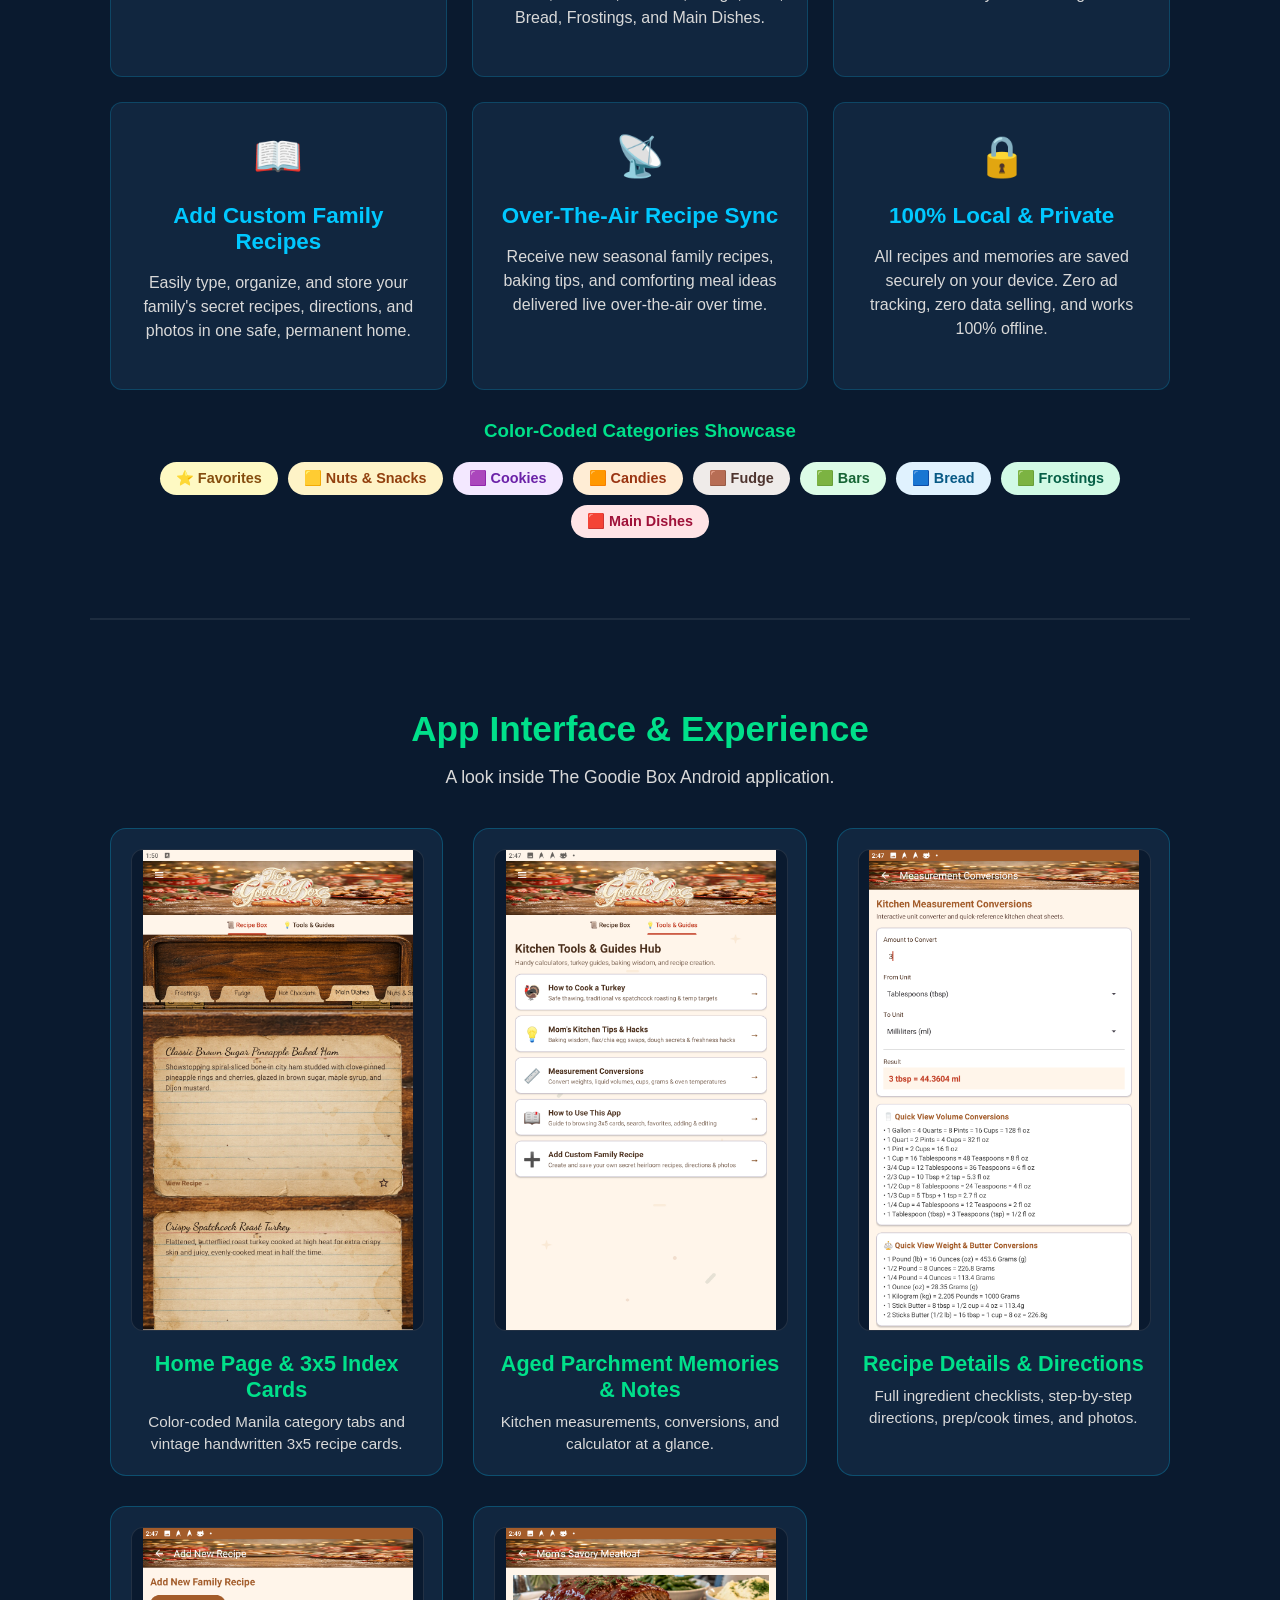
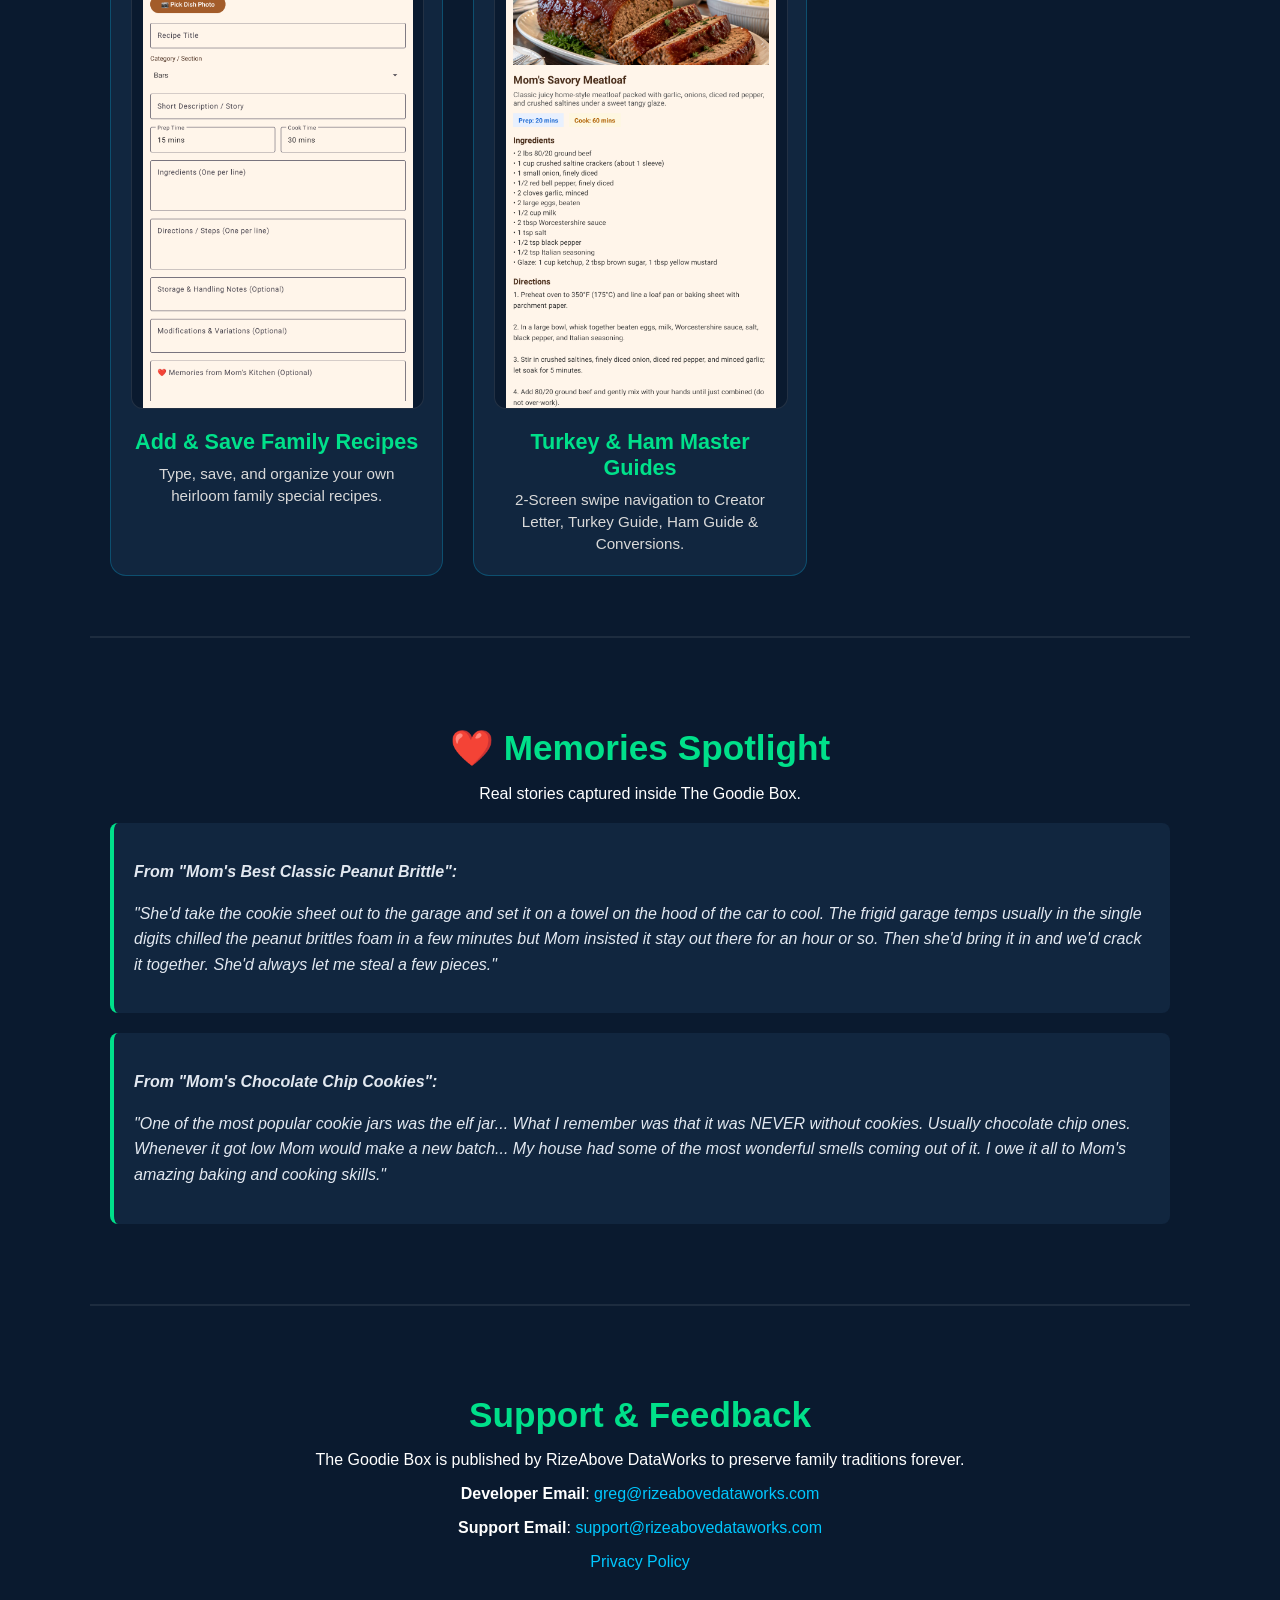
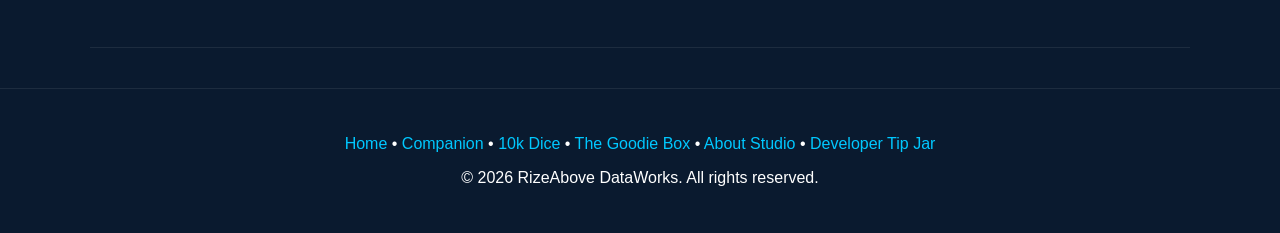
<file: goodiebox.html>
<!DOCTYPE html>
<html lang="en">
<head>
    <meta charset="UTF-8">
    <meta name="viewport" content="width=device-width, initial-scale=1.0">
    <title>The Goodie Box — Preserving Mom's Kitchen &amp; Family Recipes — RizeAbove DataWorks</title>
    <link rel="stylesheet" href="style.css">
    <style>
        .memory-callout {
            background-color: #11263F;
            border-left: 4px solid #00E08A;
            padding: 20px;
            border-radius: 8px;
            font-style: italic;
            margin: 20px 0;
            text-align: left;
            color: #E2E8F0;
            line-height: 1.6;
        }
        .chips-showcase {
            display: flex;
            flex-wrap: wrap;
            justify-content: center;
            gap: 10px;
            margin: 20px 0;
        }
        .chip-badge {
            padding: 8px 16px;
            border-radius: 20px;
            font-size: 0.9rem;
            font-weight: bold;
            display: inline-block;
        }
        .chip-fav { background-color: #FEF9C3; color: #854D0E; }
        .chip-nuts { background-color: #FEF3C7; color: #92400E; }
        .chip-cookies { background-color: #F3E8FF; color: #6B21A8; }
        .chip-candies { background-color: #FFEDD5; color: #9A3412; }
        .chip-fudge { background-color: #EFEBE9; color: #4E342E; }
        .chip-bars { background-color: #DCFCE7; color: #166534; }
        .chip-bread { background-color: #E0F2FE; color: #075985; }
        .chip-frostings { background-color: #D1FAE5; color: #065F46; }
        .chip-main { background-color: #FFE4E6; color: #9F1239; }
    </style>
</head>

<body>

<header class="header-bar">
    <div class="header-left">
        <a href="index.html"><img src="mainlogo_img.png" alt="RizeAbove DataWorks Logo" class="logo"></a>
    </div>

    <div class="header-center">
        <h1 class="site-title">The Goodie Box</h1>
    </div>

    <nav class="header-right">
        <a href="index.html">Home</a>
        <a href="#about">The Story</a>
        <a href="#features">Features</a>
        <a href="#screenshots">App Screenshots</a>
        <a href="#memories">Mom's Memories</a>
        <a href="#support">Support</a>
    </nav>
</header>

<section class="hero-section text-center">
    <div class="feature-icon" style="font-size: 5rem;">🎁</div>
    <h1 class="hero-title">The Goodie Box</h1>
    <h2 class="hero-tagline">Preserving Mom's Kitchen &amp; the Meals We Grew Up Loving</h2>
    <p class="hero-sub">A digital family heirloom recipe chest designed to preserve cherished home recipes, family kitchen memories, and baking traditions across generations.</p>
</section>

<main class="main-container text-center">

    <!-- THE STORY BEHIND THE GOODIE BOX -->
    <section id="about" class="section section-dark text-center">
        <h2 class="section-title">The Story Behind the Recipe Chest</h2>
        <div class="about-card">
            <p>My mom is 91 years young as of this writing, and I wanted to preserve all those beloved home-cooked recipes I grew up loving. Nothing too fancy, nothing too bold — but I always remember fresh cookies sitting in the cookie jar, warm family dinners on the table, and homemade birthday cakes, all coming straight from Mom and her kitchen.</p>
            <p style="margin-top: 15px;">I created <strong>The Goodie Box</strong> to share Mom's cherished recipes, allow families to easily add and organize their own treasured meals, and deliver new family recipes Over-The-Air over time.</p>
        </div>
    </section>

    <!-- KEY FEATURES GRID -->
    <section id="features" class="section section-dark text-center">
        <h2 class="section-title">Heartfelt App Features</h2>

        <div class="features-grid">
            <div class="feature-card">
                <div class="feature-icon">📜</div>
                <h3>Vintage 3x5 Recipe Cards</h3>
                <p>Every recipe is presented on an authentic 3x5 index card with script handwriting, aged paper texture, tea stains, and red margin lines.</p>
            </div>

            <div class="feature-card">
                <div class="feature-icon">🎨</div>
                <h3>Color-Coded Category Navigation</h3>
                <p>1-tap filtering through color-coded category chips: Favorites, Nuts &amp; Snacks, Cookies, Candies, Fudge, Bars, Bread, Frostings, and Main Dishes.</p>
            </div>

            <div class="feature-card">
                <div class="feature-icon">❤️</div>
                <h3>Memories from Mom's Kitchen</h3>
                <p>Heartwarming family memories and stories attached to heirloom recipes, written in a cozy serif reading view.</p>
            </div>

            <div class="feature-card">
                <div class="feature-icon">📖</div>
                <h3>Add Custom Family Recipes</h3>
                <p>Easily type, organize, and store your family's secret recipes, directions, and photos in one safe, permanent home.</p>
            </div>

            <div class="feature-card">
                <div class="feature-icon">📡</div>
                <h3>Over-The-Air Recipe Sync</h3>
                <p>Receive new seasonal family recipes, baking tips, and comforting meal ideas delivered live over-the-air over time.</p>
            </div>

            <div class="feature-card">
                <div class="feature-icon">🔒</div>
                <h3>100% Local &amp; Private</h3>
                <p>All recipes and memories are saved securely on your device. Zero ad tracking, zero data selling, and works 100% offline.</p>
            </div>
        </div>

        <h3 style="color: #00E08A; margin-top: 30px;">Color-Coded Categories Showcase</h3>
        <div class="chips-showcase">
            <span class="chip-badge chip-fav">⭐ Favorites</span>
            <span class="chip-badge chip-nuts">🟨 Nuts &amp; Snacks</span>
            <span class="chip-badge chip-cookies">🟪 Cookies</span>
            <span class="chip-badge chip-candies">🟧 Candies</span>
            <span class="chip-badge chip-fudge">🟫 Fudge</span>
            <span class="chip-badge chip-bars">🟩 Bars</span>
            <span class="chip-badge chip-bread">🟦 Bread</span>
            <span class="chip-badge chip-frostings">🟩 Frostings</span>
            <span class="chip-badge chip-main">🟥 Main Dishes</span>
        </div>
    </section>

    <!-- REAL APP SCREENSHOTS GALLERY -->
    <section id="screenshots" class="section section-dark text-center">
        <h2 class="section-title">App Interface &amp; Experience</h2>
        <p class="section-sub">A look inside The Goodie Box Android application.</p>

        <div class="app-screenshots-grid">
            <div class="ss-card">
                <img src="goodiebox_ss_1.png?v=5" alt="The Goodie Box Home Screen" class="ss-img">
                <h4>Home Page &amp; 3x5 Index Cards</h4>
                <p>Color-coded Manila category tabs and vintage handwritten 3x5 recipe cards.</p>
            </div>

            <div class="ss-card">
                <img src="goodiebox_ss_2.png?v=5" alt="Aged Parchment Memories &amp; Notes" class="ss-img">
                <h4>Aged Parchment Memories &amp; Notes</h4>
                <p>Kitchen measurements, conversions, and calculator at a glance.</p>
            </div>

            <div class="ss-card">
                <img src="goodiebox_ss_3.png?v=5" alt="Recipe Details &amp; Directions" class="ss-img">
                <h4>Recipe Details &amp; Directions</h4>
                <p>Full ingredient checklists, step-by-step directions, prep/cook times, and photos.</p>
            </div>

            <div class="ss-card">
                <img src="goodiebox_ss_4.png?v=5" alt="Kitchen Tools &amp; Guides Hub" class="ss-img">
                <h4>Add &amp; Save Family Recipes</h4>
                <p>Type, save, and organize your own heirloom family special recipes.</p>
            </div>

            <div class="ss-card">
                <img src="goodiebox_ss_5.png?v=5" alt="Turkey &amp; Ham Master Guides" class="ss-img">
                <h4>Turkey &amp; Ham Master Guides</h4>
                <p>2-Screen swipe navigation to Creator Letter, Turkey Guide, Ham Guide &amp; Conversions.</p>
            </div>
        </div>
    </section>

    <!-- MEMORIES SPOTLIGHT -->
    <section id="memories" class="section section-dark text-center">
        <h2 class="section-title">❤️ Memories Spotlight</h2>
        <p>Real stories captured inside The Goodie Box.</p>

        <div class="memory-callout">
            <p><strong>From "Mom's Best Classic Peanut Brittle":</strong></p>
            <p>"She'd take the cookie sheet out to the garage and set it on a towel on the hood of the car to cool. The frigid garage temps usually in the single digits chilled the peanut brittles foam in a few minutes but Mom insisted it stay out there for an hour or so. Then she'd bring it in and we'd crack it together. She'd always let me steal a few pieces."</p>
        </div>

        <div class="memory-callout">
            <p><strong>From "Mom's Chocolate Chip Cookies":</strong></p>
            <p>"One of the most popular cookie jars was the elf jar... What I remember was that it was NEVER without cookies. Usually chocolate chip ones. Whenever it got low Mom would make a new batch... My house had some of the most wonderful smells coming out of it. I owe it all to Mom's amazing baking and cooking skills."</p>
        </div>
    </section>

    <!-- SUPPORT & CONTACT -->
    <section id="support" class="section section-dark text-center">
        <h2 class="section-title">Support &amp; Feedback</h2>
        <p>The Goodie Box is published by RizeAbove DataWorks to preserve family traditions forever.</p>
        <p><strong>Developer Email</strong>: <a href="mailto:greg@rizeabovedataworks.com">greg@rizeabovedataworks.com</a></p>
        <p><strong>Support Email</strong>: <a href="mailto:support@rizeabovedataworks.com">support@rizeabovedataworks.com</a></p>
        <p><a href="privacy-goodiebox.html">Privacy Policy</a></p>
    </section>

</main>

<footer>
    <p><a href="index.html">Home</a> • <a href="companion.html">Companion</a> • <a href="10k_dice.html">10k Dice</a> • <a href="goodiebox.html">The Goodie Box</a> • <a href="about.html">About Studio</a> • <a href="tip.html">Developer Tip Jar</a></p>
    <p>© 2026 RizeAbove DataWorks. All rights reserved.</p>
</footer>

</body>
</html>
</file>
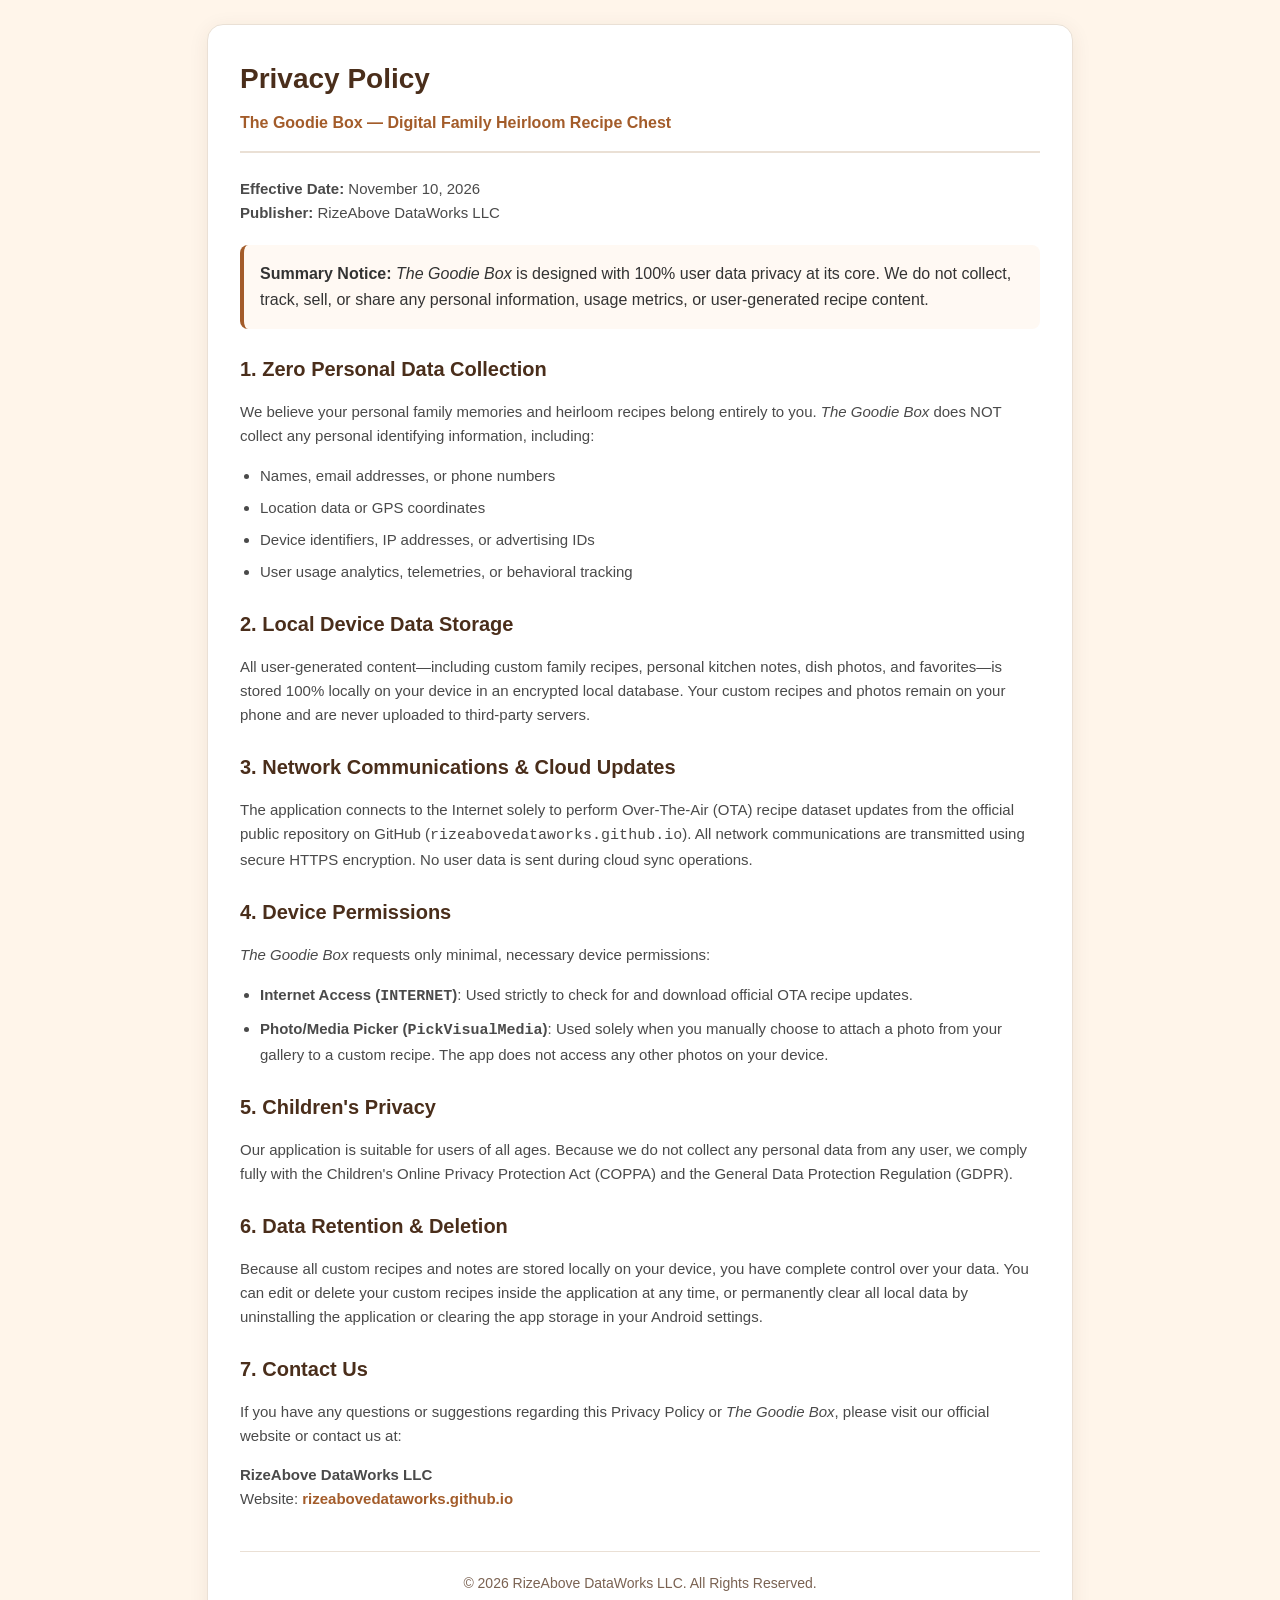
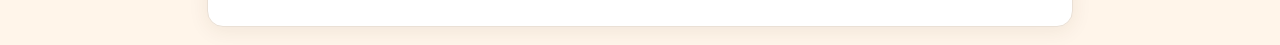
<file: privacy-goodiebox.html>
<!DOCTYPE html>
<html lang="en">
<head>
    <meta charset="UTF-8">
    <meta name="viewport" content="width=device-width, initial-scale=1.0">
    <title>Privacy Policy — The Goodie Box | RizeAbove DataWorks</title>
    <style>
        :root {
            --bg-color: #FFF5EA;
            --card-bg: #FFFFFF;
            --primary: #A35C2A;
            --title: #4A2E1B;
            --text: #333333;
            --border: #EAE0D5;
        }

        body {
            font-family: -apple-system, BlinkMacSystemFont, "Segoe UI", Roboto, Helvetica, Arial, sans-serif;
            background-color: var(--bg-color);
            color: var(--text);
            margin: 0;
            padding: 24px;
            line-height: 1.6;
        }

        .container {
            max-width: 800px;
            margin: 0 auto;
            background: var(--card-bg);
            border-radius: 16px;
            padding: 32px;
            box-shadow: 0 4px 20px rgba(74, 46, 27, 0.08);
            border: 1px solid var(--border);
        }

        h1 {
            color: var(--title);
            font-size: 28px;
            margin-top: 0;
            margin-bottom: 8px;
        }

        .subtitle {
            color: var(--primary);
            font-size: 16px;
            font-weight: 600;
            margin-bottom: 24px;
            padding-bottom: 16px;
            border-bottom: 2px solid var(--border);
        }

        h2 {
            color: var(--title);
            font-size: 20px;
            margin-top: 24px;
            margin-bottom: 12px;
        }

        p, li {
            font-size: 15px;
            color: #4A4A4A;
        }

        ul {
            padding-left: 20px;
            margin-bottom: 20px;
        }

        li {
            margin-bottom: 8px;
        }

        .highlight-box {
            background-color: #FFF9F3;
            border-left: 4px solid var(--primary);
            padding: 16px;
            border-radius: 8px;
            margin: 20px 0;
        }

        footer {
            margin-top: 40px;
            padding-top: 20px;
            border-top: 1px solid var(--border);
            text-align: center;
            font-size: 14px;
            color: #7A6252;
        }

        a {
            color: var(--primary);
            text-decoration: none;
            font-weight: 600;
        }

        a:hover {
            text-decoration: underline;
        }
    </style>
</head>
<body>

    <div class="container">
        <h1>Privacy Policy</h1>
        <div class="subtitle">The Goodie Box — Digital Family Heirloom Recipe Chest</div>

        <p><strong>Effective Date:</strong> November 10, 2026<br>
        <strong>Publisher:</strong> RizeAbove DataWorks LLC</p>

        <div class="highlight-box">
            <strong>Summary Notice:</strong> <em>The Goodie Box</em> is designed with 100% user data privacy at its core. We do not collect, track, sell, or share any personal information, usage metrics, or user-generated recipe content.
        </div>

        <h2>1. Zero Personal Data Collection</h2>
        <p>We believe your personal family memories and heirloom recipes belong entirely to you. <em>The Goodie Box</em> does NOT collect any personal identifying information, including:</p>
        <ul>
            <li>Names, email addresses, or phone numbers</li>
            <li>Location data or GPS coordinates</li>
            <li>Device identifiers, IP addresses, or advertising IDs</li>
            <li>User usage analytics, telemetries, or behavioral tracking</li>
        </ul>

        <h2>2. Local Device Data Storage</h2>
        <p>All user-generated content—including custom family recipes, personal kitchen notes, dish photos, and favorites—is stored 100% locally on your device in an encrypted local database. Your custom recipes and photos remain on your phone and are never uploaded to third-party servers.</p>

        <h2>3. Network Communications &amp; Cloud Updates</h2>
        <p>The application connects to the Internet solely to perform Over-The-Air (OTA) recipe dataset updates from the official public repository on GitHub (<code>rizeabovedataworks.github.io</code>). All network communications are transmitted using secure HTTPS encryption. No user data is sent during cloud sync operations.</p>

        <h2>4. Device Permissions</h2>
        <p><em>The Goodie Box</em> requests only minimal, necessary device permissions:</p>
        <ul>
            <li><strong>Internet Access (<code>INTERNET</code>)</strong>: Used strictly to check for and download official OTA recipe updates.</li>
            <li><strong>Photo/Media Picker (<code>PickVisualMedia</code>)</strong>: Used solely when you manually choose to attach a photo from your gallery to a custom recipe. The app does not access any other photos on your device.</li>
        </ul>

        <h2>5. Children's Privacy</h2>
        <p>Our application is suitable for users of all ages. Because we do not collect any personal data from any user, we comply fully with the Children's Online Privacy Protection Act (COPPA) and the General Data Protection Regulation (GDPR).</p>

        <h2>6. Data Retention &amp; Deletion</h2>
        <p>Because all custom recipes and notes are stored locally on your device, you have complete control over your data. You can edit or delete your custom recipes inside the application at any time, or permanently clear all local data by uninstalling the application or clearing the app storage in your Android settings.</p>

        <h2>7. Contact Us</h2>
        <p>If you have any questions or suggestions regarding this Privacy Policy or <em>The Goodie Box</em>, please visit our official website or contact us at:</p>
        <p>
            <strong>RizeAbove DataWorks LLC</strong><br>
            Website: <a href="https://rizeabovedataworks.github.io/goodiebox.html" target="_blank">rizeabovedataworks.github.io</a>
        </p>

        <footer>
            &copy; 2026 RizeAbove DataWorks LLC. All Rights Reserved.
        </footer>
    </div>

</body>
</html>
</file>
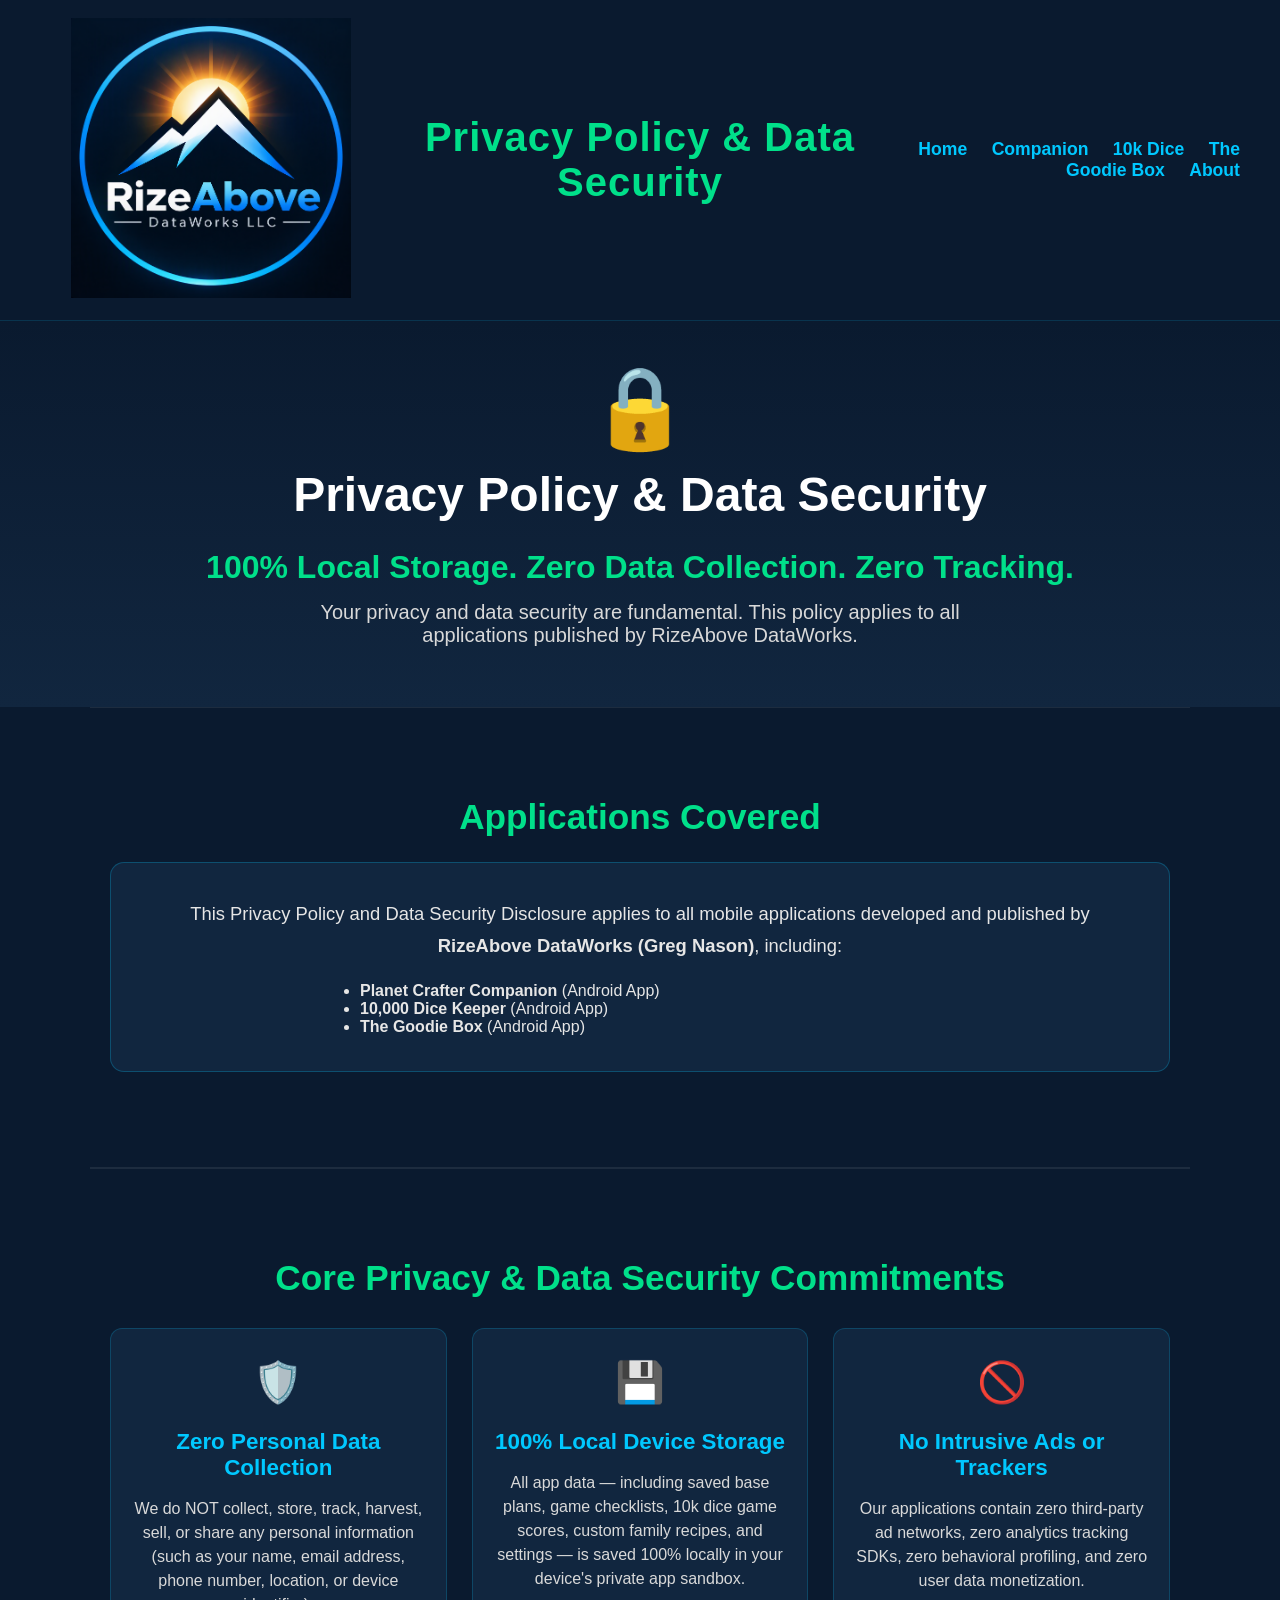
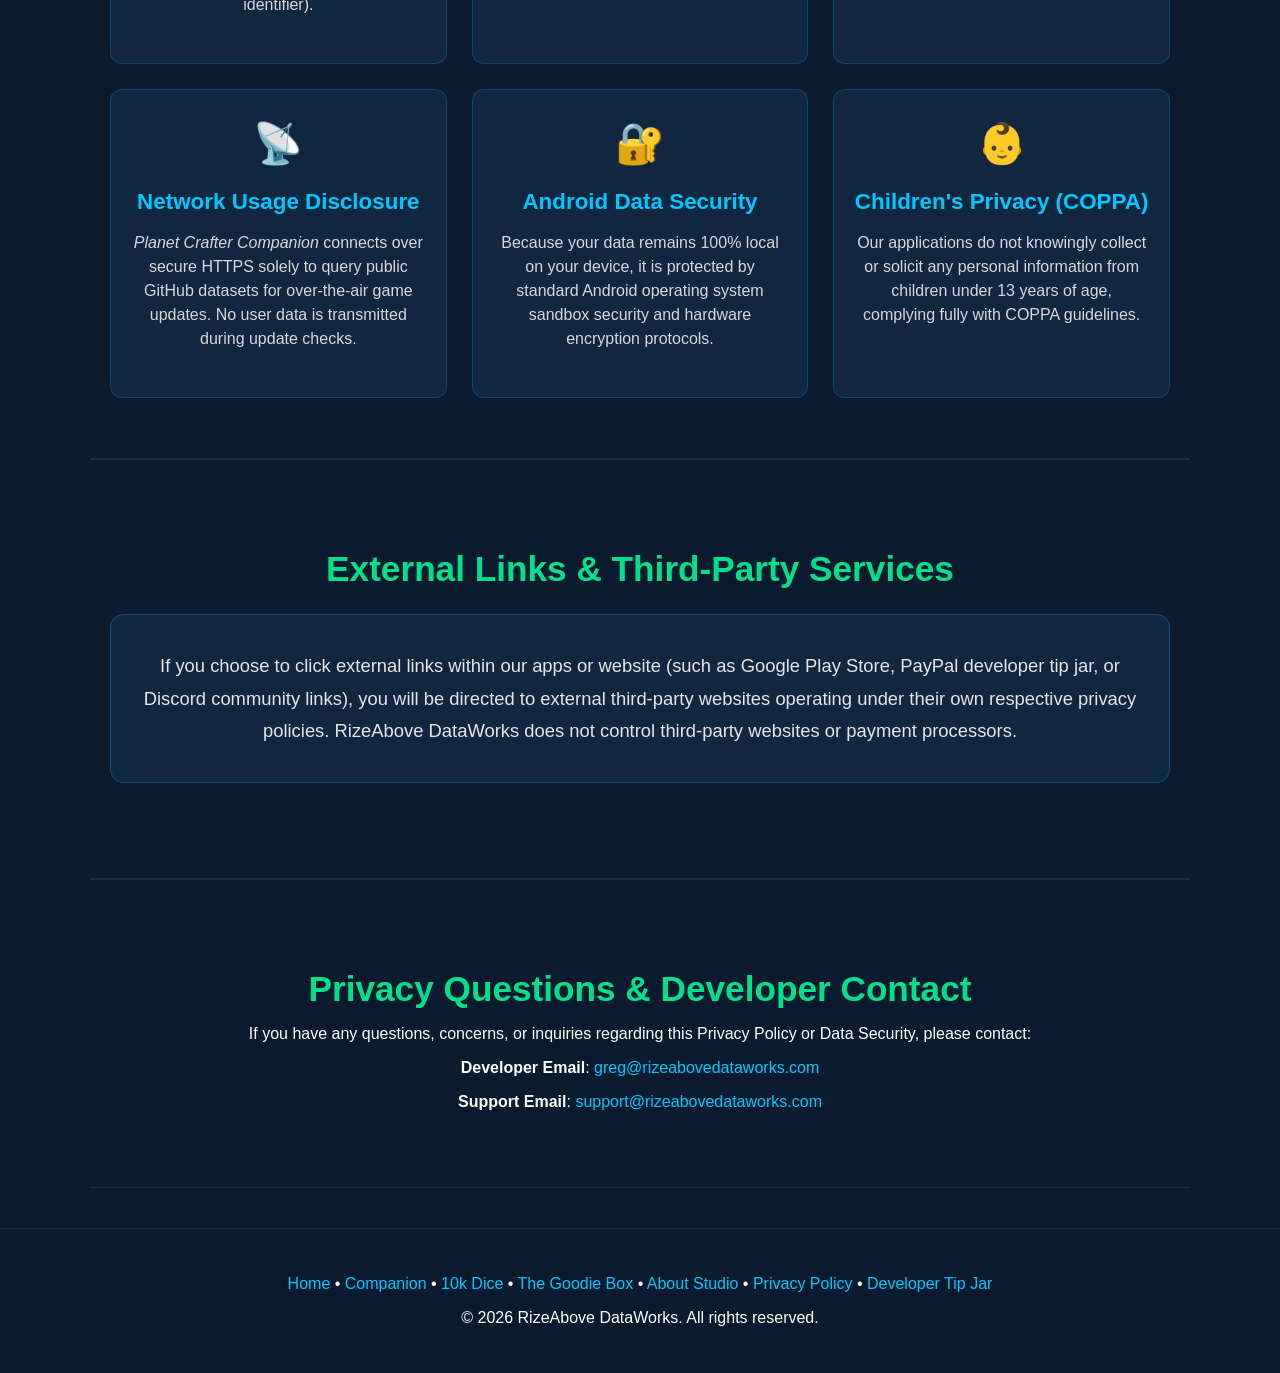
<file: privacy.html>
<!DOCTYPE html>
<html lang="en">
<head>
    <meta charset="UTF-8">
    <meta name="viewport" content="width=device-width, initial-scale=1.0">
    <title>Privacy Policy &amp; Data Security — RizeAbove DataWorks</title>
    <link rel="stylesheet" href="style.css">
</head>

<body>

<header class="header-bar">
    <div class="header-left">
        <a href="index.html"><img src="mainlogo_img.png" alt="RizeAbove DataWorks Logo" class="logo"></a>
    </div>

    <div class="header-center">
        <h1 class="site-title">Privacy Policy &amp; Data Security</h1>
    </div>

    <nav class="header-right">
        <a href="index.html">Home</a>
        <a href="companion.html">Companion</a>
        <a href="10k_dice.html">10k Dice</a>
        <a href="goodiebox.html">The Goodie Box</a>
        <a href="about.html">About</a>
    </nav>
</header>

<section class="hero-section text-center">
    <div class="feature-icon" style="font-size: 5rem;">🔒</div>
    <h1 class="hero-title">Privacy Policy &amp; Data Security</h1>
    <h2 class="hero-tagline">100% Local Storage. Zero Data Collection. Zero Tracking.</h2>
    <p class="hero-sub">Your privacy and data security are fundamental. This policy applies to all applications published by RizeAbove DataWorks.</p>
</section>

<main class="main-container text-center">

    <!-- SUMMARY CARD -->
    <section class="section section-dark text-center">
        <h2 class="section-title">Applications Covered</h2>
        <div class="about-card">
            <p>This Privacy Policy and Data Security Disclosure applies to all mobile applications developed and published by <strong>RizeAbove DataWorks (Greg Nason)</strong>, including:</p>
            <ul style="text-align: left; max-width: 600px; margin: 20px auto 0; color: #E6E6E6;">
                <li><strong>Planet Crafter Companion</strong> (Android App)</li>
                <li><strong>10,000 Dice Keeper</strong> (Android App)</li>
                <li><strong>The Goodie Box</strong> (Android App)</li>
            </ul>
        </div>
    </section>

    <!-- CORE PRIVACY PRINCIPLES GRID -->
    <section class="section section-dark text-center">
        <h2 class="section-title">Core Privacy &amp; Data Security Commitments</h2>

        <div class="features-grid">
            <div class="feature-card">
                <div class="feature-icon">🛡️</div>
                <h3>Zero Personal Data Collection</h3>
                <p>We do NOT collect, store, track, harvest, sell, or share any personal information (such as your name, email address, phone number, location, or device identifier).</p>
            </div>

            <div class="feature-card">
                <div class="feature-icon">💾</div>
                <h3>100% Local Device Storage</h3>
                <p>All app data — including saved base plans, game checklists, 10k dice game scores, custom family recipes, and settings — is saved 100% locally in your device's private app sandbox.</p>
            </div>

            <div class="feature-card">
                <div class="feature-icon">🚫</div>
                <h3>No Intrusive Ads or Trackers</h3>
                <p>Our applications contain zero third-party ad networks, zero analytics tracking SDKs, zero behavioral profiling, and zero user data monetization.</p>
            </div>

            <div class="feature-card">
                <div class="feature-icon">📡</div>
                <h3>Network Usage Disclosure</h3>
                <p><em>Planet Crafter Companion</em> connects over secure HTTPS solely to query public GitHub datasets for over-the-air game updates. No user data is transmitted during update checks.</p>
            </div>

            <div class="feature-card">
                <div class="feature-icon">🔐</div>
                <h3>Android Data Security</h3>
                <p>Because your data remains 100% local on your device, it is protected by standard Android operating system sandbox security and hardware encryption protocols.</p>
            </div>

            <div class="feature-card">
                <div class="feature-icon">👶</div>
                <h3>Children's Privacy (COPPA)</h3>
                <p>Our applications do not knowingly collect or solicit any personal information from children under 13 years of age, complying fully with COPPA guidelines.</p>
            </div>
        </div>
    </section>

    <!-- THIRD-PARTY LINKS & EXTERNAL WEBSITES -->
    <section class="section section-dark text-center">
        <h2 class="section-title">External Links &amp; Third-Party Services</h2>
        <div class="about-card">
            <p>If you choose to click external links within our apps or website (such as Google Play Store, PayPal developer tip jar, or Discord community links), you will be directed to external third-party websites operating under their own respective privacy policies. RizeAbove DataWorks does not control third-party websites or payment processors.</p>
        </div>
    </section>

    <!-- CONTACT & SUPPORT -->
    <section id="contact" class="section section-dark text-center">
        <h2 class="section-title">Privacy Questions &amp; Developer Contact</h2>
        <p>If you have any questions, concerns, or inquiries regarding this Privacy Policy or Data Security, please contact:</p>
        <p><strong>Developer Email</strong>: <a href="mailto:greg@rizeabovedataworks.com">greg@rizeabovedataworks.com</a></p>
        <p><strong>Support Email</strong>: <a href="mailto:support@rizeabovedataworks.com">support@rizeabovedataworks.com</a></p>
    </section>

</main>

<footer>
    <p><a href="index.html">Home</a> • <a href="companion.html">Companion</a> • <a href="10k_dice.html">10k Dice</a> • <a href="goodiebox.html">The Goodie Box</a> • <a href="about.html">About Studio</a> • <a href="privacy.html">Privacy Policy</a> • <a href="tip.html">Developer Tip Jar</a></p>
    <p>© 2026 RizeAbove DataWorks. All rights reserved.</p>
</footer>

</body>
</html>
</file>
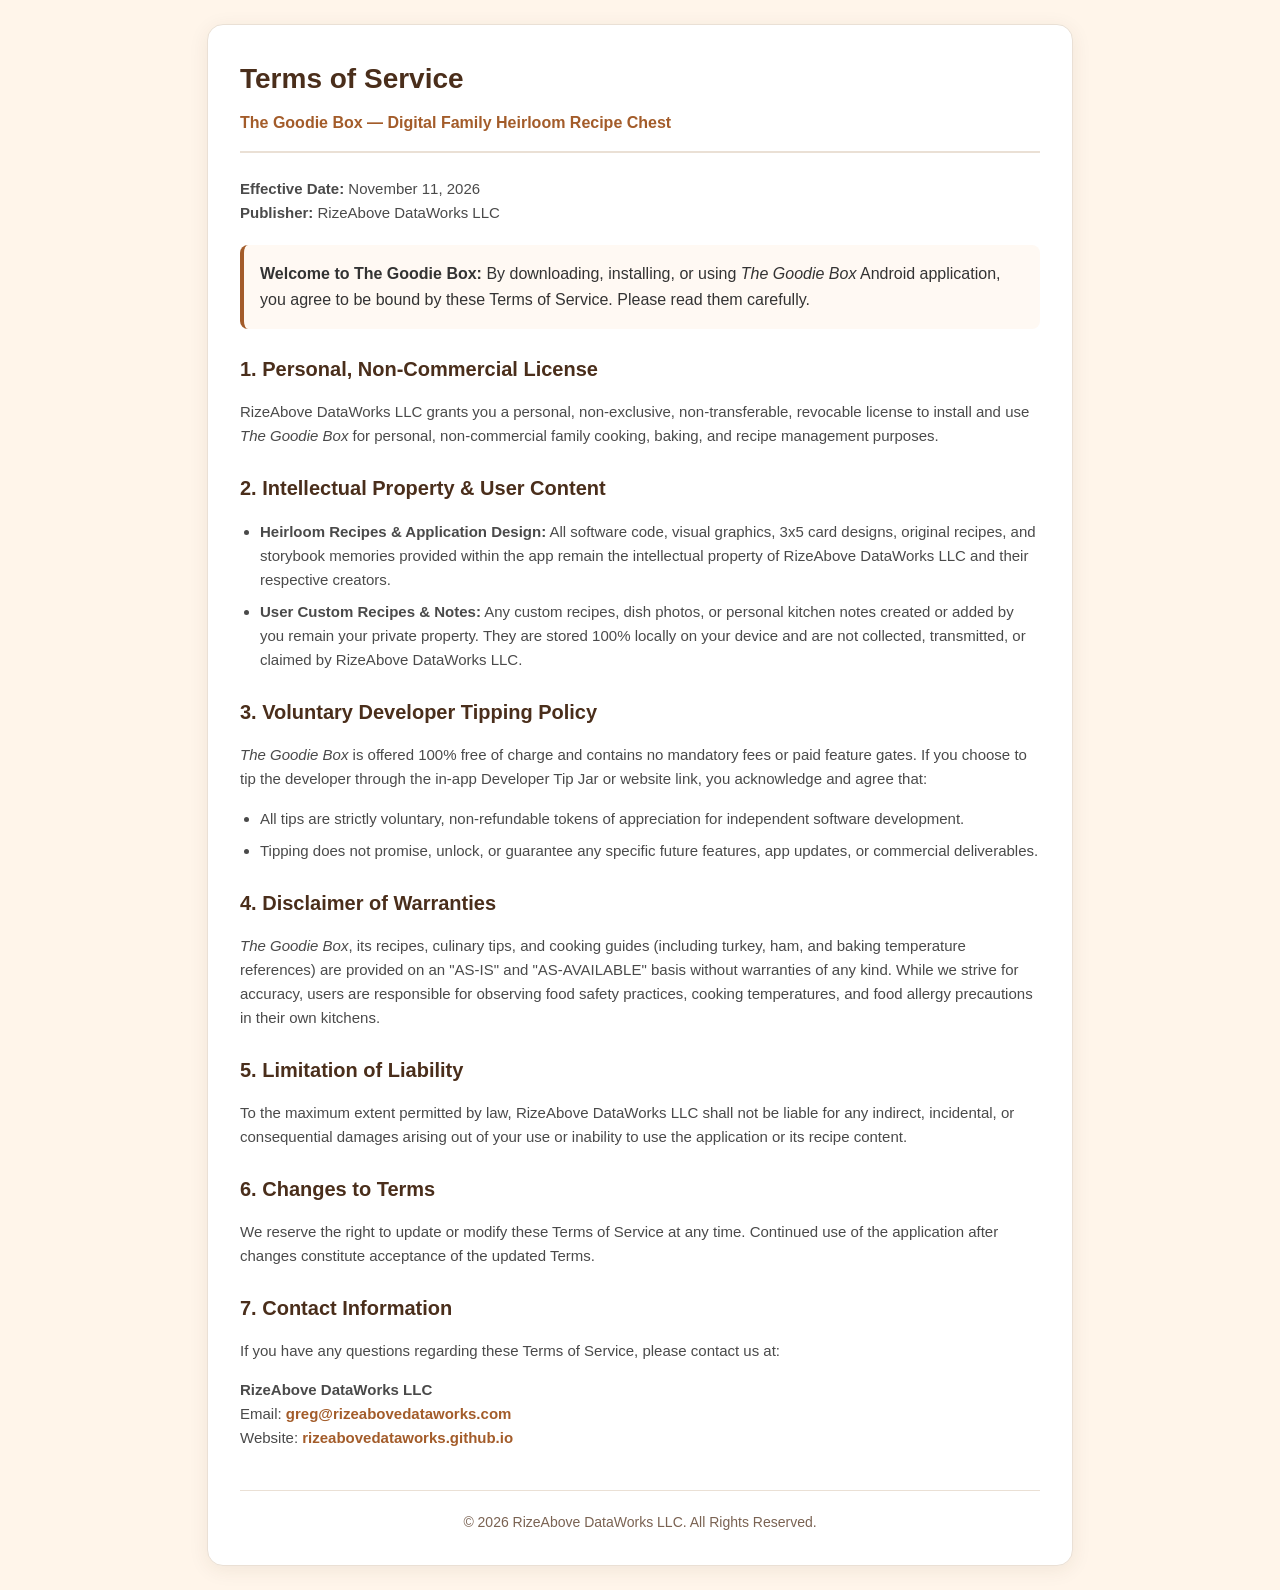
<file: terms-goodiebox.html>
<!DOCTYPE html>
<html lang="en">
<head>
    <meta charset="UTF-8">
    <meta name="viewport" content="width=device-width, initial-scale=1.0">
    <title>Terms of Service — The Goodie Box | RizeAbove DataWorks</title>
    <style>
        :root {
            --bg-color: #FFF5EA;
            --card-bg: #FFFFFF;
            --primary: #A35C2A;
            --title: #4A2E1B;
            --text: #333333;
            --border: #EAE0D5;
        }

        body {
            font-family: -apple-system, BlinkMacSystemFont, "Segoe UI", Roboto, Helvetica, Arial, sans-serif;
            background-color: var(--bg-color);
            color: var(--text);
            margin: 0;
            padding: 24px;
            line-height: 1.6;
        }

        .container {
            max-width: 800px;
            margin: 0 auto;
            background: var(--card-bg);
            border-radius: 16px;
            padding: 32px;
            box-shadow: 0 4px 20px rgba(74, 46, 27, 0.08);
            border: 1px solid var(--border);
        }

        h1 {
            color: var(--title);
            font-size: 28px;
            margin-top: 0;
            margin-bottom: 8px;
        }

        .subtitle {
            color: var(--primary);
            font-size: 16px;
            font-weight: 600;
            margin-bottom: 24px;
            padding-bottom: 16px;
            border-bottom: 2px solid var(--border);
        }

        h2 {
            color: var(--title);
            font-size: 20px;
            margin-top: 24px;
            margin-bottom: 12px;
        }

        p, li {
            font-size: 15px;
            color: #4A4A4A;
        }

        ul {
            padding-left: 20px;
            margin-bottom: 20px;
        }

        li {
            margin-bottom: 8px;
        }

        .highlight-box {
            background-color: #FFF9F3;
            border-left: 4px solid var(--primary);
            padding: 16px;
            border-radius: 8px;
            margin: 20px 0;
        }

        footer {
            margin-top: 40px;
            padding-top: 20px;
            border-top: 1px solid var(--border);
            text-align: center;
            font-size: 14px;
            color: #7A6252;
        }

        a {
            color: var(--primary);
            text-decoration: none;
            font-weight: 600;
        }

        a:hover {
            text-decoration: underline;
        }
    </style>
</head>
<body>

    <div class="container">
        <h1>Terms of Service</h1>
        <div class="subtitle">The Goodie Box — Digital Family Heirloom Recipe Chest</div>

        <p><strong>Effective Date:</strong> November 11, 2026<br>
        <strong>Publisher:</strong> RizeAbove DataWorks LLC</p>

        <div class="highlight-box">
            <strong>Welcome to The Goodie Box:</strong> By downloading, installing, or using <em>The Goodie Box</em> Android application, you agree to be bound by these Terms of Service. Please read them carefully.
        </div>

        <h2>1. Personal, Non-Commercial License</h2>
        <p>RizeAbove DataWorks LLC grants you a personal, non-exclusive, non-transferable, revocable license to install and use <em>The Goodie Box</em> for personal, non-commercial family cooking, baking, and recipe management purposes.</p>

        <h2>2. Intellectual Property &amp; User Content</h2>
        <ul>
            <li><strong>Heirloom Recipes &amp; Application Design:</strong> All software code, visual graphics, 3x5 card designs, original recipes, and storybook memories provided within the app remain the intellectual property of RizeAbove DataWorks LLC and their respective creators.</li>
            <li><strong>User Custom Recipes &amp; Notes:</strong> Any custom recipes, dish photos, or personal kitchen notes created or added by you remain your private property. They are stored 100% locally on your device and are not collected, transmitted, or claimed by RizeAbove DataWorks LLC.</li>
        </ul>

        <h2>3. Voluntary Developer Tipping Policy</h2>
        <p><em>The Goodie Box</em> is offered 100% free of charge and contains no mandatory fees or paid feature gates. If you choose to tip the developer through the in-app Developer Tip Jar or website link, you acknowledge and agree that:</p>
        <ul>
            <li>All tips are strictly voluntary, non-refundable tokens of appreciation for independent software development.</li>
            <li>Tipping does not promise, unlock, or guarantee any specific future features, app updates, or commercial deliverables.</li>
        </ul>

        <h2>4. Disclaimer of Warranties</h2>
        <p><em>The Goodie Box</em>, its recipes, culinary tips, and cooking guides (including turkey, ham, and baking temperature references) are provided on an "AS-IS" and "AS-AVAILABLE" basis without warranties of any kind. While we strive for accuracy, users are responsible for observing food safety practices, cooking temperatures, and food allergy precautions in their own kitchens.</p>

        <h2>5. Limitation of Liability</h2>
        <p>To the maximum extent permitted by law, RizeAbove DataWorks LLC shall not be liable for any indirect, incidental, or consequential damages arising out of your use or inability to use the application or its recipe content.</p>

        <h2>6. Changes to Terms</h2>
        <p>We reserve the right to update or modify these Terms of Service at any time. Continued use of the application after changes constitute acceptance of the updated Terms.</p>

        <h2>7. Contact Information</h2>
        <p>If you have any questions regarding these Terms of Service, please contact us at:</p>
        <p>
            <strong>RizeAbove DataWorks LLC</strong><br>
            Email: <a href="mailto:greg@rizeabovedataworks.com">greg@rizeabovedataworks.com</a><br>
            Website: <a href="https://rizeabovedataworks.github.io/goodiebox.html" target="_blank">rizeabovedataworks.github.io</a>
        </p>

        <footer>
            &copy; 2026 RizeAbove DataWorks LLC. All Rights Reserved.
        </footer>
    </div>

</body>
</html>
</file>
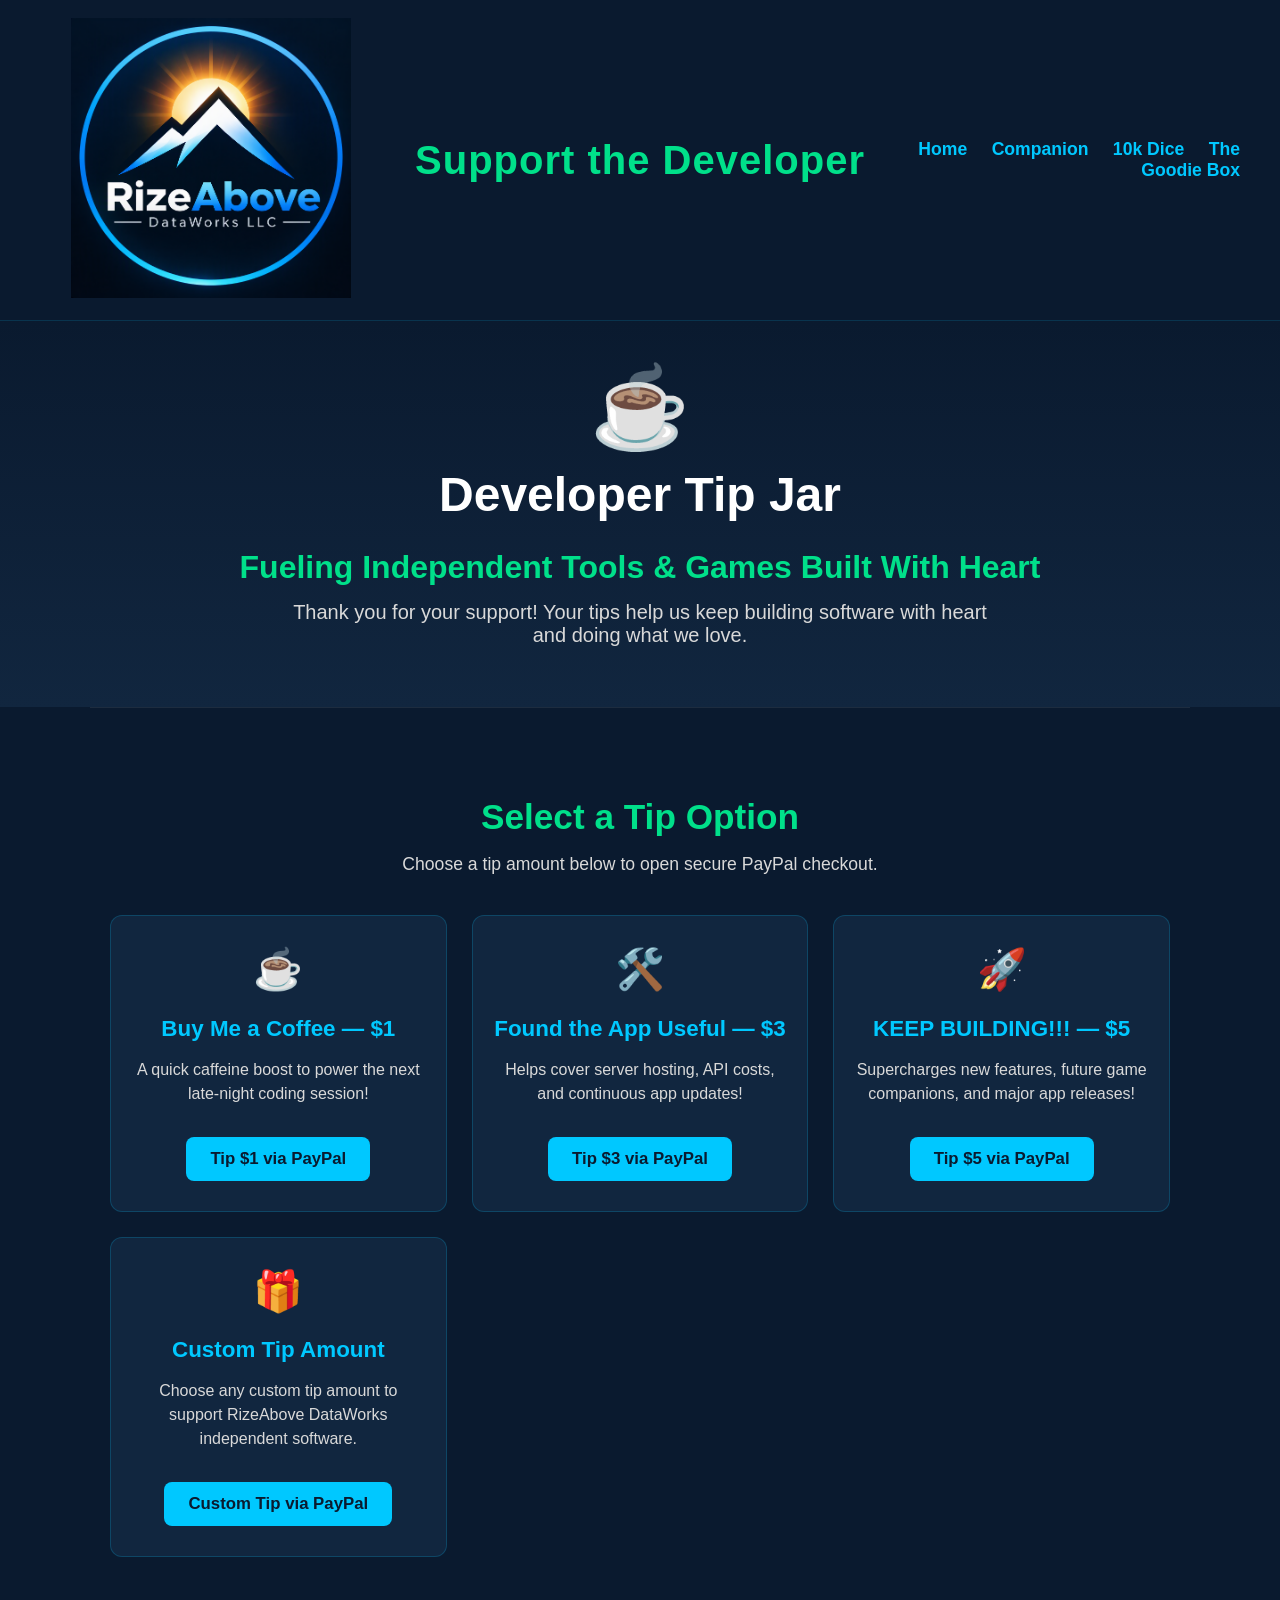
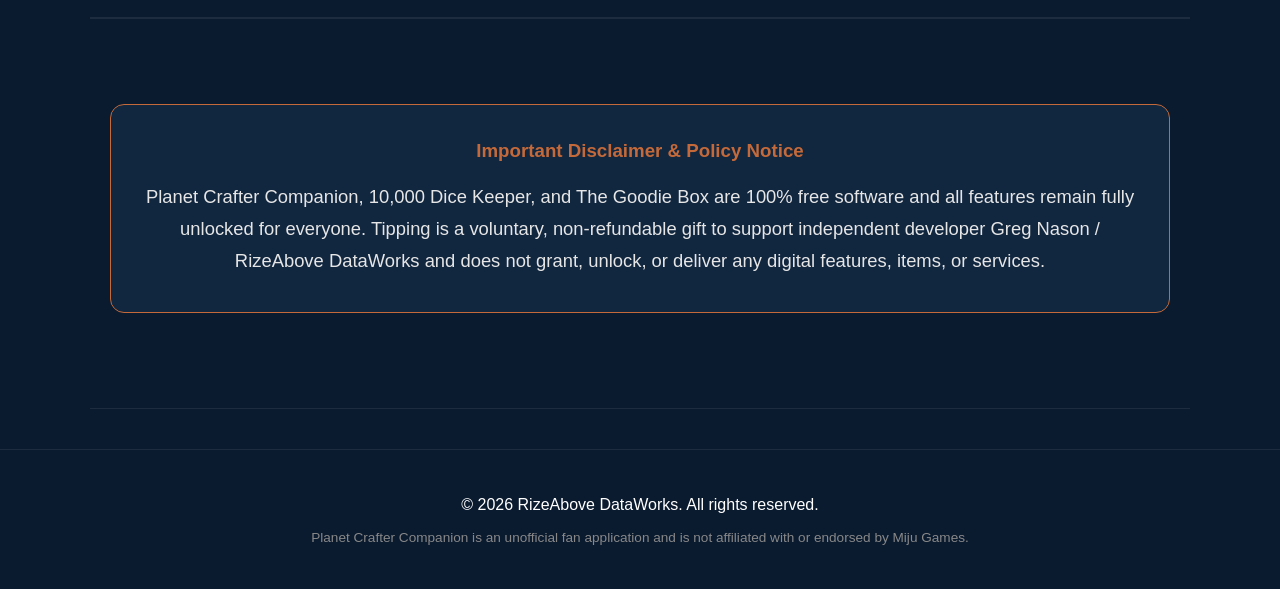
<file: tip.html>
<!DOCTYPE html>
<html lang="en">
<head>
    <meta charset="UTF-8">
    <meta name="viewport" content="width=device-width, initial-scale=1.0">
    <title>Support the Developer / Tip Jar — RizeAbove DataWorks</title>
    <link rel="stylesheet" href="style.css">
</head>

<body>

<header class="header-bar">
    <div class="header-left">
        <a href="index.html"><img src="mainlogo_img.png" alt="RizeAbove DataWorks Logo" class="logo"></a>
    </div>

    <div class="header-center">
        <h1 class="site-title">Support the Developer</h1>
    </div>

    <nav class="header-right">
        <a href="index.html">Home</a>
        <a href="companion.html">Companion</a>
        <a href="10k_dice.html">10k Dice</a>
        <a href="moms_kitchen.html">The Goodie Box</a>
    </nav>
</header>

<section class="hero-section text-center">
    <div class="feature-icon" style="font-size: 5rem;">☕</div>
    <h1 class="hero-title">Developer Tip Jar</h1>
    <h2 class="hero-tagline">Fueling Independent Tools &amp; Games Built With Heart</h2>
    <p class="hero-sub">Thank you for your support! Your tips help us keep building software with heart and doing what we love.</p>
</section>

<main class="main-container text-center">

    <!-- TIP OPTIONS GRID -->
    <section class="section section-dark text-center">
        <h2 class="section-title">Select a Tip Option</h2>
        <p class="section-sub">Choose a tip amount below to open secure PayPal checkout.</p>

        <div class="features-grid">
            <div class="feature-card">
                <div class="feature-icon">☕</div>
                <h3>Buy Me a Coffee — $1</h3>
                <p>A quick caffeine boost to power the next late-night coding session!</p>
                <a href="https://www.paypal.com/donate/?hosted_button_id=RFNYDLT395PJQ" target="_blank" class="button">Tip $1 via PayPal</a>
            </div>

            <div class="feature-card">
                <div class="feature-icon">🛠️</div>
                <h3>Found the App Useful — $3</h3>
                <p>Helps cover server hosting, API costs, and continuous app updates!</p>
                <a href="https://www.paypal.com/donate/?hosted_button_id=RFNYDLT395PJQ" target="_blank" class="button">Tip $3 via PayPal</a>
            </div>

            <div class="feature-card">
                <div class="feature-icon">🚀</div>
                <h3>KEEP BUILDING!!! — $5</h3>
                <p>Supercharges new features, future game companions, and major app releases!</p>
                <a href="https://www.paypal.com/donate/?hosted_button_id=RFNYDLT395PJQ" target="_blank" class="button">Tip $5 via PayPal</a>
            </div>

            <div class="feature-card">
                <div class="feature-icon">🎁</div>
                <h3>Custom Tip Amount</h3>
                <p>Choose any custom tip amount to support RizeAbove DataWorks independent software.</p>
                <a href="https://www.paypal.com/donate/?hosted_button_id=RFNYDLT395PJQ" target="_blank" class="button">Custom Tip via PayPal</a>
            </div>
        </div>
    </section>

    <!-- LEGAL DISCLAIMER NOTICE BOX -->
    <section class="section section-dark text-center">
        <div class="about-card" style="border-color: #C46A3A;">
            <h3 style="color: #C46A3A; margin-top: 0;">Important Disclaimer &amp; Policy Notice</h3>
            <p>Planet Crafter Companion, 10,000 Dice Keeper, and The Goodie Box are 100% free software and all features remain fully unlocked for everyone. Tipping is a voluntary, non-refundable gift to support independent developer Greg Nason / RizeAbove DataWorks and does not grant, unlock, or deliver any digital features, items, or services.</p>
        </div>
    </section>

</main>

<footer>
    <p>© 2026 RizeAbove DataWorks. All rights reserved.</p>
    <p class="disclaimer">Planet Crafter Companion is an unofficial fan application and is not affiliated with or endorsed by Miju Games.</p>
</footer>

</body>
</html>
</file>
<file: style.css>
/* GLOBAL — RizeAbove DataWorks v2.1 Responsive Studio Site */
body {
    margin: 0;
    font-family: Arial, sans-serif;
    background-color: #0A1A2F;
    color: #FFFFFF;
    scroll-behavior: smooth;
    text-align: center;
}

.text-center {
    text-align: center;
}

a {
    color: #00C8FF;
    text-decoration: none;
    transition: color 0.2s ease;
}

a:hover {
    color: #00E08A;
}

/* HEADER */
.header-bar {
    display: grid;
    grid-template-columns: 1fr 1.5fr 1fr;
    align-items: center;
    padding: 18px 40px;
    background-color: #0A1A2F;
    position: sticky;
    top: 0;
    z-index: 100;
    border-bottom: 1px solid rgba(0, 200, 255, 0.15);
}

.logo {
    max-width: 280px;
    height: auto;
}

.header-center {
    text-align: center;
}

.site-title {
    font-size: 2.5rem;
    margin: 0;
    color: #00E08A;
    letter-spacing: 1px;
}

.header-right {
    text-align: right;
}

.header-right a {
    margin-left: 20px;
    font-size: 1.1rem;
    font-weight: bold;
}

/* HERO */
.hero-section {
    text-align: center;
    padding: 40px 20px 60px;
    background: linear-gradient(#0A1A2F, #11263F);
}

.hero-badge {
    width: 140px;
    height: 140px;
    margin-bottom: 15px;
    border-radius: 20px;
    box-shadow: 0 0 20px rgba(0, 224, 138, 0.3);
}

.hero-title {
    font-size: 3rem;
    margin: 10px 0;
    color: #FFFFFF;
}

.hero-tagline {
    font-size: 2rem;
    margin-bottom: 15px;
    color: #00E08A;
}

.hero-sub {
    font-size: 1.25rem;
    color: #D9D9D9;
    max-width: 700px;
    margin: 0 auto;
}

/* MAIN CONTAINER */
.main-container {
    max-width: 1100px;
    margin: 0 auto;
    padding: 0 20px;
}

/* SECTIONS */
.section {
    padding: 60px 20px;
    margin: 0 auto;
    text-align: center;
}

.section-dark {
    background-color: #0A1A2F;
    border-top: 1px solid rgba(255,255,255,0.08);
    border-bottom: 1px solid rgba(255,255,255,0.08);
}

.section-title {
    font-size: 2.2rem;
    color: #00E08A;
    margin-bottom: 15px;
}

.section-sub {
    font-size: 1.1rem;
    color: #D9D9D9;
    margin-bottom: 40px;
}

/* BREAKING NEWS CARD STYLING */
.news-card {
    background-color: #11263F;
    padding: 35px 30px;
    border-radius: 16px;
    border: 1px solid rgba(0, 224, 138, 0.4);
    text-align: center;
    box-shadow: 0 0 30px rgba(0, 224, 138, 0.15);
    margin-top: 25px;
    margin-bottom: 25px;
}

.news-badge {
    display: inline-block;
    background-color: #00E08A;
    color: #0A1A2F;
    font-weight: bold;
    font-size: 0.85rem;
    padding: 6px 14px;
    border-radius: 20px;
    letter-spacing: 1px;
    margin-bottom: 15px;
}

.news-card h3 {
    color: #FFFFFF;
    font-size: 1.8rem;
    margin-top: 5px;
    margin-bottom: 15px;
    line-height: 1.3;
}

.news-card p {
    color: #E6E6E6;
    font-size: 1.1rem;
    line-height: 1.6;
}

.news-callout {
    background-color: #0A1A2F;
    border-left: 4px solid #00C8FF;
    padding: 16px 20px;
    border-radius: 8px;
    margin-top: 20px;
    margin-bottom: 20px;
    text-align: left;
}

.news-callout p {
    margin: 0;
    color: #00C8FF;
    font-size: 1.05rem;
}

/* PRODUCTS GRID (HOMEPAGE) */
.products-grid {
    display: grid;
    grid-template-columns: repeat(auto-fit, minmax(300px, 1fr));
    gap: 30px;
    margin-top: 30px;
}

.product-card-item {
    background-color: #11263F;
    padding: 30px 25px;
    border-radius: 16px;
    border: 1px solid rgba(0, 200, 255, 0.25);
    text-align: center;
    transition: transform 0.2s ease, border-color 0.2s ease, box-shadow 0.2s ease;
    display: flex;
    flex-direction: column;
    align-items: center;
    justify-content: space-between;
}

.product-card-item:hover {
    transform: translateY(-6px);
    border-color: #00E08A;
    box-shadow: 0 0 25px rgba(0, 224, 138, 0.2);
}

.product-card-icon {
    width: 80px;
    height: 80px;
    object-fit: contain;
    border-radius: 16px;
    margin-bottom: 15px;
}

.product-card-emoji {
    font-size: 3.5rem;
    margin-bottom: 15px;
    line-height: 1;
}

.product-card-item h3 {
    color: #00E08A;
    font-size: 1.5rem;
    margin: 10px 0;
}

.product-card-item p {
    color: #D9D9D9;
    font-size: 1rem;
    line-height: 1.5;
    margin-bottom: 20px;
}

/* ABOUT CARDS & BRAND FOUNDATION */
.about-card {
    background-color: #11263F;
    padding: 35px 30px;
    border-radius: 14px;
    border: 1px solid rgba(0, 200, 255, 0.25);
    margin-top: 25px;
    margin-bottom: 35px;
    text-align: center;
}

.about-card p {
    font-size: 1.15rem;
    line-height: 1.75;
    color: #E6E6E6;
    margin: 0;
}

.brand-values-grid {
    display: grid;
    grid-template-columns: repeat(auto-fit, minmax(200px, 1fr));
    gap: 20px;
    margin-bottom: 35px;
}

.value-card {
    background-color: #11263F;
    padding: 20px 15px;
    border-radius: 10px;
    border: 1px solid rgba(255, 255, 255, 0.08);
    text-align: center;
    transition: transform 0.2s ease, border-color 0.2s ease;
}

.value-card:hover {
    transform: translateY(-3px);
    border-color: #00E08A;
}

.value-icon {
    font-size: 2rem;
    margin-bottom: 8px;
}

.value-card h4 {
    color: #00E08A;
    font-size: 1.15rem;
    margin: 6px 0;
}

.value-card p {
    color: #CCCCCC;
    font-size: 0.95rem;
    line-height: 1.4;
    margin: 0;
}

.founder-card {
    background-color: #11263F;
    padding: 30px 25px;
    border-radius: 14px;
    border: 1px solid rgba(196, 106, 58, 0.4);
    text-align: center;
}

.founder-card h3 {
    color: #C46A3A;
    font-size: 1.4rem;
    margin-top: 0;
    margin-bottom: 12px;
}

.founder-card p {
    color: #E6E6E6;
    font-size: 1.05rem;
    line-height: 1.6;
    margin: 0;
}

/* FEATURES GRID */
.features-grid {
    display: grid;
    grid-template-columns: repeat(auto-fit, minmax(300px, 1fr));
    gap: 25px;
    margin-top: 30px;
}

.feature-card {
    background-color: #11263F;
    padding: 30px 20px;
    border-radius: 12px;
    border: 1px solid rgba(0, 200, 255, 0.2);
    text-align: center;
    transition: transform 0.2s ease, border-color 0.2s ease;
}

.feature-card:hover {
    transform: translateY(-5px);
    border-color: #00E08A;
}

.feature-icon {
    font-size: 2.5rem;
    margin-bottom: 12px;
}

.feature-card h3 {
    color: #00C8FF;
    font-size: 1.4rem;
    margin-bottom: 10px;
}

.feature-card p {
    color: #D9D9D9;
    font-size: 1rem;
    line-height: 1.5;
}

/* APP SCREENSHOTS GRID */
.app-screenshots-grid {
    display: grid;
    grid-template-columns: repeat(auto-fit, minmax(280px, 1fr));
    gap: 30px;
    margin-top: 30px;
}

.ss-card {
    background-color: #11263F;
    padding: 20px;
    border-radius: 16px;
    border: 1px solid rgba(0, 200, 255, 0.25);
    text-align: center;
    transition: transform 0.2s ease, border-color 0.2s ease, box-shadow 0.2s ease;
}

.ss-card:hover {
    transform: translateY(-6px);
    border-color: #00E08A;
    box-shadow: 0 0 25px rgba(0, 224, 138, 0.2);
}

.ss-img {
    width: 100%;
    max-height: 480px;
    object-fit: contain;
    border-radius: 12px;
    background-color: #0A1A2F;
    border: 1px solid rgba(255, 255, 255, 0.1);
}

.ss-card h4 {
    color: #00E08A;
    font-size: 1.35rem;
    margin: 16px 0 8px;
}

.ss-card p {
    color: #D9D9D9;
    font-size: 0.95rem;
    line-height: 1.45;
    margin: 0;
}

/* GALLERY GRID */
.gallery-grid {
    display: grid;
    grid-template-columns: repeat(auto-fit, minmax(320px, 1fr));
    gap: 30px;
    margin-top: 30px;
}

.gallery-card {
    background-color: #11263F;
    padding: 20px;
    border-radius: 14px;
    border: 1px solid rgba(255, 255, 255, 0.1);
    text-align: center;
    transition: transform 0.2s ease, border-color 0.2s ease;
}

.gallery-card:hover {
    transform: translateY(-5px);
    border-color: #00E08A;
}

.gallery-img {
    width: 100%;
    height: 200px;
    object-fit: cover;
    border-radius: 10px;
    border: 1px solid rgba(0, 200, 255, 0.3);
}

.gallery-card h4 {
    color: #00E08A;
    font-size: 1.3rem;
    margin: 15px 0 8px;
}

.gallery-card p {
    color: #D9D9D9;
    font-size: 0.95rem;
    line-height: 1.4;
}

/* PRODUCT FLEX */
.product-flex {
    display: flex;
    align-items: center;
    justify-content: center;
    gap: 30px;
    margin-top: 25px;
    text-align: left;
}

.product-icon {
    width: 130px;
    height: 130px;
    border-radius: 16px;
}

/* BUTTON */
.button {
    display: inline-block;
    margin-top: 15px;
    padding: 12px 24px;
    background-color: #00C8FF;
    color: #0A1A2F;
    border-radius: 8px;
    font-weight: bold;
    font-size: 1.05rem;
    transition: background-color 0.2s ease;
}

.button:hover {
    background-color: #00E08A;
}

/* FOOTER */
footer {
    text-align: center;
    padding: 30px 20px;
    border-top: 1px solid rgba(255,255,255,0.08);
    margin-top: 40px;
}

.disclaimer {
    color: #888888;
    font-size: 0.85rem;
    margin-top: 8px;
}

/* RESPONSIVE MEDIA QUERIES FOR DESKTOP, TABLET & MOBILE */

/* TABLETS (Max-width: 992px) */
@media screen and (max-width: 992px) {
    .header-bar {
        grid-template-columns: 1fr;
        gap: 15px;
        padding: 15px 20px;
        text-align: center;
    }

    .header-left, .header-center, .header-right {
        text-align: center;
    }

    .header-right a {
        margin: 0 10px;
    }

    .hero-title {
        font-size: 2.4rem;
    }

    .hero-tagline {
        font-size: 1.6rem;
    }

    .site-title {
        font-size: 2.2rem;
    }

    .logo {
        max-width: 220px;
    }
}

/* MOBILE PHONES (Max-width: 600px) */
@media screen and (max-width: 600px) {
    .header-bar {
        padding: 12px 15px;
    }

    .header-right {
        display: flex;
        flex-wrap: wrap;
        justify-content: center;
        gap: 10px;
    }

    .header-right a {
        margin: 0 5px;
        font-size: 1rem;
    }

    .hero-title {
        font-size: 1.8rem;
    }

    .hero-tagline {
        font-size: 1.3rem;
    }

    .hero-sub {
        font-size: 1rem;
    }

    .section-title {
        font-size: 1.75rem;
    }

    .about-card, .founder-card {
        padding: 20px 15px;
    }

    .about-card p, .founder-card p {
        font-size: 1rem;
    }

    .products-grid, .features-grid, .app-screenshots-grid, .gallery-grid {
        grid-template-columns: 1fr;
    }
}
</file>
